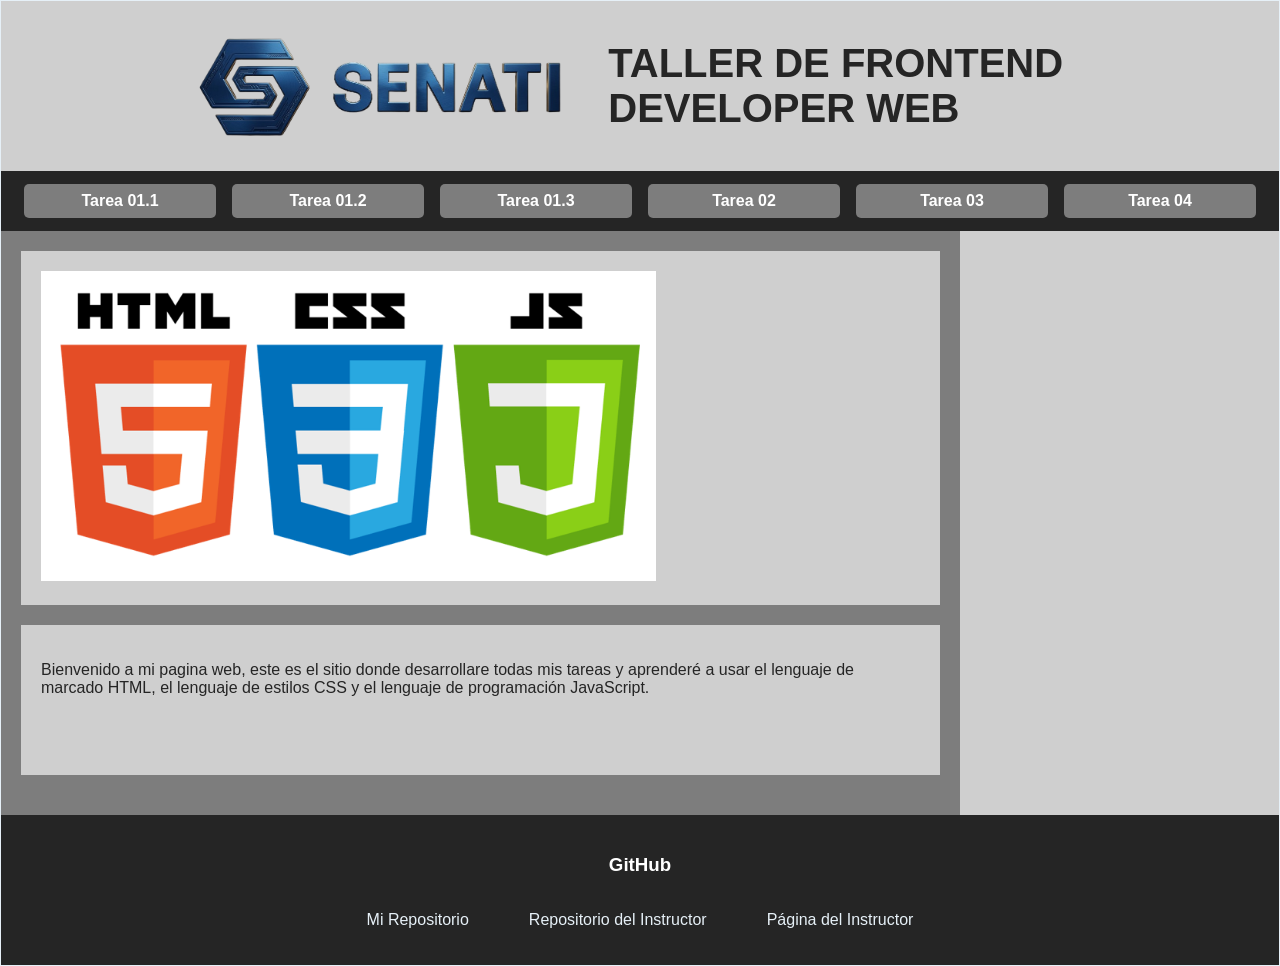
<file: index.html>
<!DOCTYPE html>
<html lang="es">
<head>
    <meta charset="UTF-8">
    <link rel="icon" href="imagenes/arequipa.png">
    <title>Página Principal</title>
    <link rel="stylesheet" href="css/estilos.css">
</head>
<body>
    <header>
        <img src="imagenes/senati 03.png">
        <h1>TALLER DE FRONTEND<br>DEVELOPER WEB</h1>
    </header>
    <nav>
        <ul>
            <a href="pagina1.html" target="_blank"><li>Tarea 01.1</li></a>
            <a href="pagina2.html" target="_blank"><li>Tarea 01.2</li></a>
            <a href="pagina3.html" target="_blank"><li>Tarea 01.3</li></a>
            <a href="pagina4.html" target="_blank"><li>Tarea 02</li></a>
            <a href="pagina5.html" target="_blank"><li>Tarea 03</li></a>
            <a href="entregable.html" target="_blank"><li>Tarea 04</li></a>
        </ul>
    </nav>
    <main>
        <section>
            <article>
                <img src="imagenes/logo 01.png">
            </article>
            <article class="article2">
                <p>Bienvenido a mi pagina web, este es el sitio donde desarrollare todas mis tareas y aprenderé a usar el lenguaje de marcado HTML, el lenguaje de estilos CSS y el lenguaje de programación JavaScript.</p>
            </article>
        </section>
    </main>
    <aside>
    </aside>
    <footer>
        <h3>GitHub</h3>
        <ul>
            <li><a href="https://github.com/maycoquispe68809744/maycoquispe68809744" target="_blank">Mi Repositorio</a></li>
            <li><a href="https://github.com/arnoldbgq/cursofrontend/tree/main" target="_blank">Repositorio del Instructor</a></li>
            <li><a href="https://arnoldbgq.github.io/cursofrontend/" target="_blank">Página del Instructor</a></li>
        </ul>
    </footer>
</body>
</html>
</file>
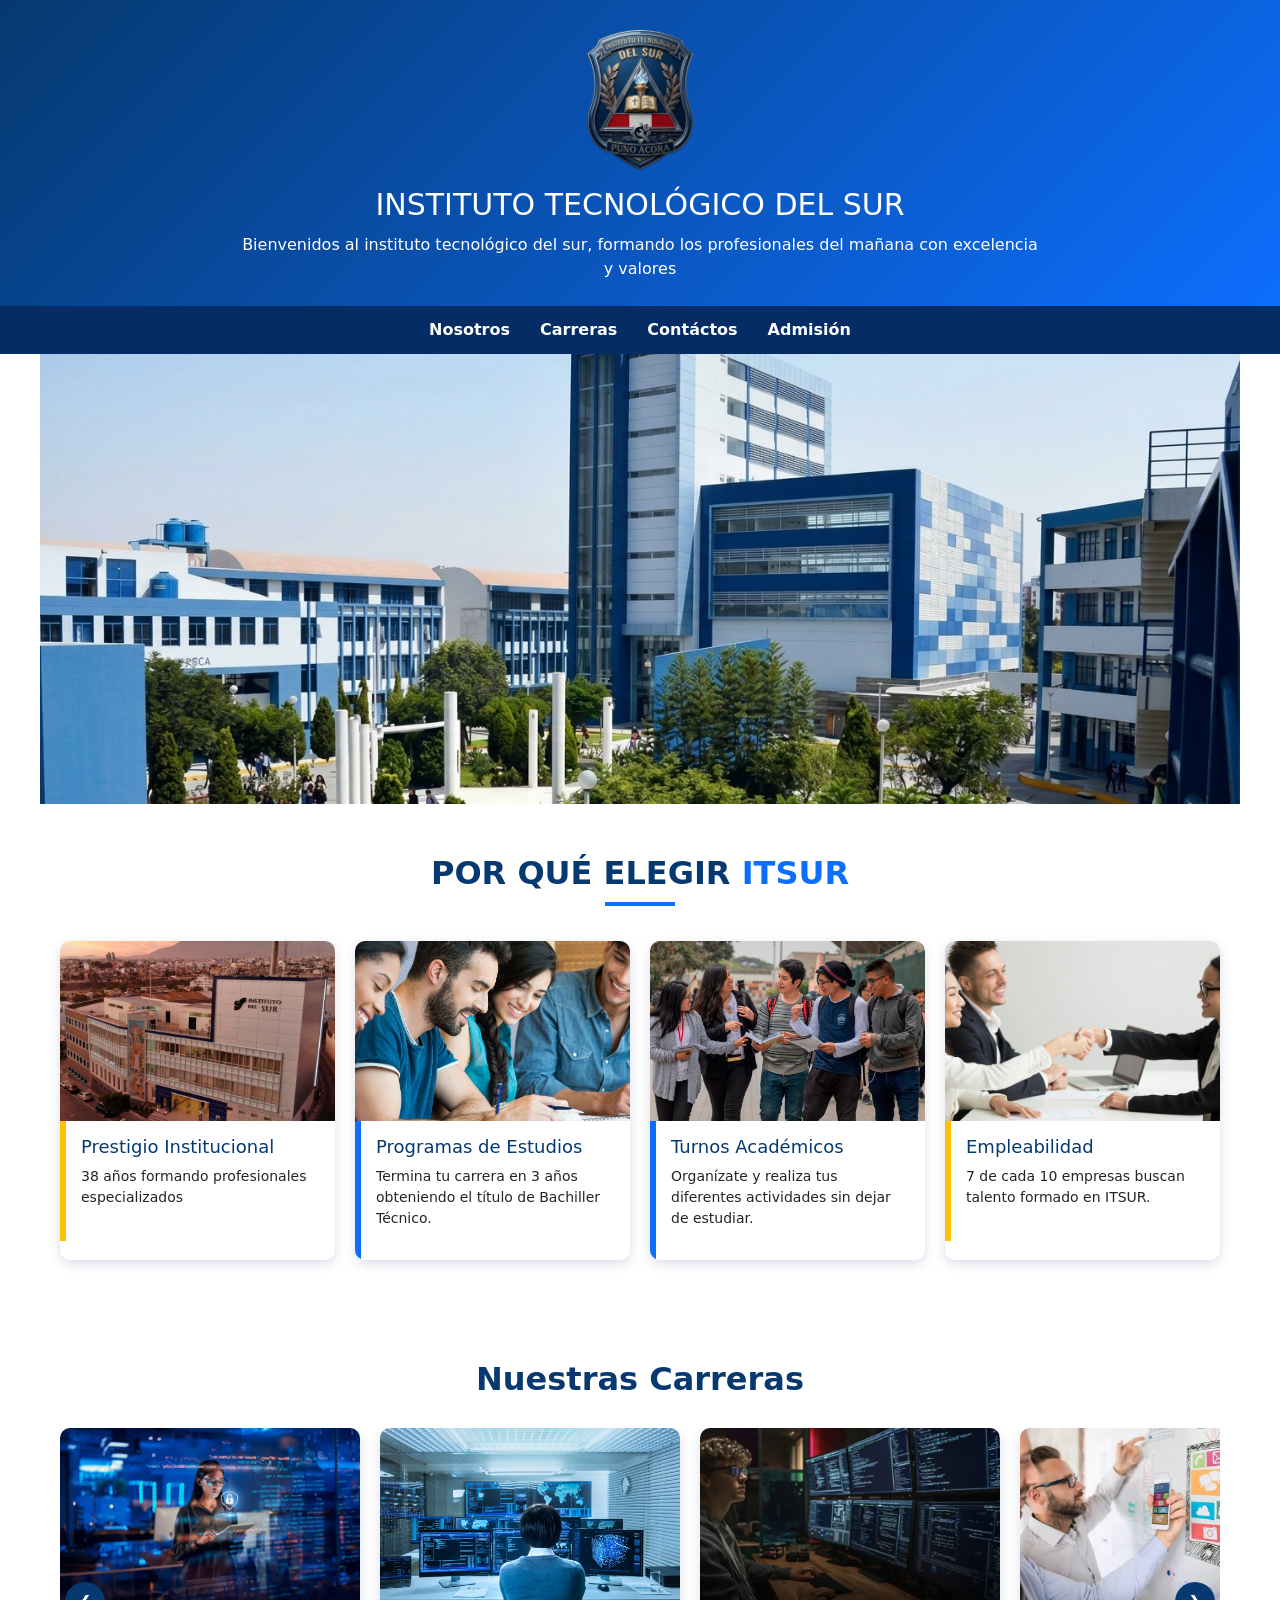
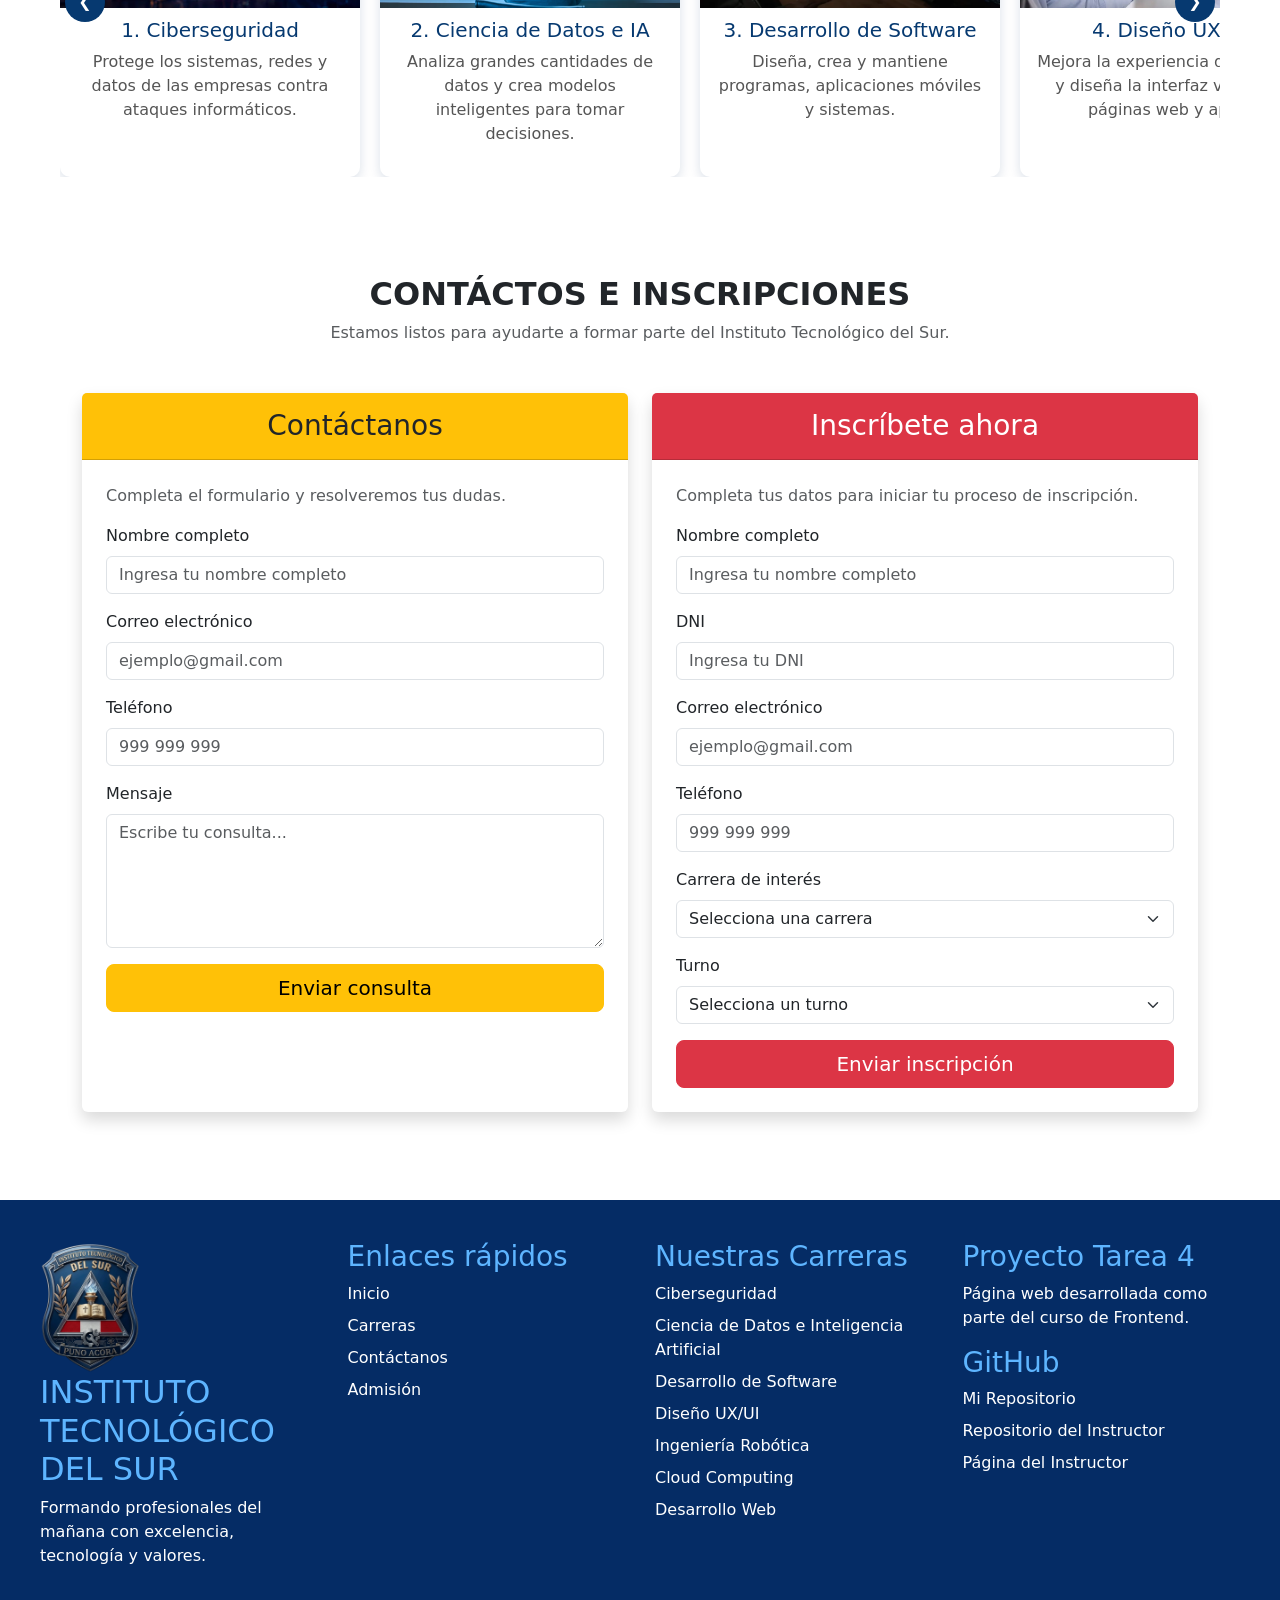
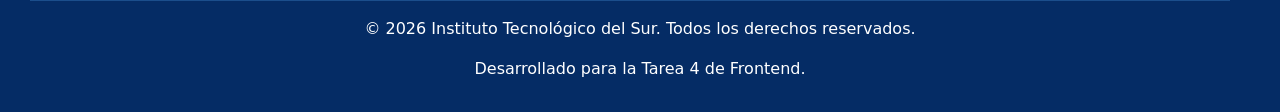
<file: entregable.html>
<!DOCTYPE html>
<html lang="es">
<head>
    <meta charset="UTF-8">
    <meta name="viewport" content="width=device-width, initial-scale=1.0">
    <title>Instituto Tecnológico del Sur</title>
    <link rel="icon" href="imagenes/ITS.png">
    <!-- mis estilos y el bootstrap de siempre -->
    <link rel="stylesheet" href="css/entregable.css">
    <link href="https://cdn.jsdelivr.net/npm/bootstrap@5.0.2/dist/css/bootstrap.min.css" rel="stylesheet">
</head>
<body>

    <!-- encabezado principal con el logo -->
    <header id="inicio">
        <a href="index.html"><img src="imagenes/ITS.png" alt="Logo Instituto Tecnológico del Sur"></a>
        <h1>INSTITUTO TECNOLÓGICO DEL SUR</h1>
        <p id="presentacion">Bienvenidos al instituto tecnológico del sur, formando los profesionales del mañana con excelencia y valores</p>
    </header>

    <!-- barra de navegacion para moverse por la pagina -->
    <nav>
        <ul>
            <li><a href="nosotros.html">Nosotros</a></li>
            <li><a href="#carreras">Carreras</a></li>
            <li><a href="#cya">Contáctos</a></li>
            <li><a href="#cya">Admisión</a></li>
        </ul>
    </nav>

    <main>
        <section>
            <!-- la foto grande de la entrada -->
            <article>
                <img src="imagenes/fachada.jpeg" alt="Fachada del Instituto Tecnológico del Sur">
            </article>

            <!-- seccion de beneficios / por que elegir la compe -->
            <article class="seccion-isur">
                <header class="titulo-seccion">
                    <h2>POR QUÉ ELEGIR <span>ITSUR</span></h2>
                    <div class="linea-decorativa"></div>
                </header>
            
                <div class="tarjetas-grid">
                    <div class="tarjeta-carrera">
                        <img src="imagenes/a.jpg" alt="Prestigio">
                        <div class="tarjeta-contenido">
                            <span class="barra-color barra-amarilla"></span>
                            <div class="texto-contenido">
                                <h3>Prestigio Institucional</h3>
                                <p>38 años formando profesionales especializados</p>
                            </div>
                        </div>
                    </div>
                    <div class="tarjeta-carrera">
                        <img src="imagenes/b.jpg" alt="Programas">
                        <div class="tarjeta-contenido">
                            <span class="barra-color barra-roja"></span>
                            <div class="texto-contenido">
                                <h3>Programas de Estudios</h3>
                                <p>Termina tu carrera en 3 años obteniendo el título de Bachiller Técnico.</p>
                            </div>
                        </div>
                    </div>
                    <div class="tarjeta-carrera">
                        <img src="imagenes/c.jpg" alt="Turnos">
                        <div class="tarjeta-contenido">
                            <span class="barra-color barra-roja"></span>
                            <div class="texto-contenido">
                                <h3>Turnos Académicos</h3>
                                <p>Organízate y realiza tus diferentes actividades sin dejar de estudiar.</p>
                            </div>
                        </div>
                    </div>
                    <div class="tarjeta-carrera">
                        <img src="imagenes/d.jpg" alt="Empleabilidad">
                        <div class="tarjeta-contenido">
                            <span class="barra-color barra-amarilla"></span>
                            <div class="texto-contenido">
                                <h3>Empleabilidad</h3>
                                <p>7 de cada 10 empresas buscan talento formado en ITSUR.</p>
                            </div>
                        </div>
                    </div>
                </div>
            </article>

            <!-- el carrusel con las 7 carreras -->
            <article id="carreras">
                <h2>Nuestras Carreras</h2>
                <div class="carousel-container">
                    <button class="carousel-btn prev" onclick="moveSlide(-1)" aria-label="Anterior">&#10094;</button>
                    <div class="carousel-track">
                        <div class="carousel-card"><img src="imagenes/ciberseguridad.jpg" alt="Ciberseguridad"><h3>1. Ciberseguridad</h3><p>Protege los sistemas, redes y datos de las empresas contra ataques informáticos.</p></div>
                        <div class="carousel-card"><img src="imagenes/cienciadedatos.avif" alt="Ciencia de Datos"><h3>2. Ciencia de Datos e IA</h3><p>Analiza grandes cantidades de datos y crea modelos inteligentes para tomar decisiones.</p></div>
                        <div class="carousel-card"><img src="imagenes/desarrollodesoftware.webp" alt="Desarrollo de Software"><h3>3. Desarrollo de Software</h3><p>Diseña, crea y mantiene programas, aplicaciones móviles y sistemas.</p></div>
                        <div class="carousel-card"><img src="imagenes/diseñouxui.webp" alt="Diseño UX/UI"><h3>4. Diseño UX/UI</h3><p>Mejora la experiencia del usuario y diseña la interfaz visual de páginas web y apps.</p></div>
                        <div class="carousel-card"><img src="imagenes/ingenieriarobotica.png" alt="Ingeniería Robótica"><h3>5. Ingeniería Robótica</h3><p>Mezcla mecánica, electrónica y programación para construir robots.</p></div>
                        <div class="carousel-card"><img src="imagenes/cloudcomputing.jpg" alt="Cloud Computing"><h3>6. Cloud Computing</h3><p>Administra y organiza los servicios y datos en la nube virtual.</p></div>
                        <div class="carousel-card"><img src="imagenes/desarrolloweb.jpg" alt="Desarrollo Web"><h3>7. Desarrollo Web</h3><p>Crea y programa sitios de internet funcionales y atractivos.</p></div>
                    </div>
                    <button class="carousel-btn next" onclick="moveSlide(1)" aria-label="Siguiente">&#10095;</button>
                </div>
            </article>

            <!-- aqui arme los 2 formularios usando el grid de bootstrap para que queden lado a lado -->
            <article class="py-5" id="cya">
                <div class="container">
                    <div class="text-center mb-5">
                        <h2 class="fw-bold">CONTÁCTOS E INSCRIPCIONES</h2>
                        <p class="text-muted">Estamos listos para ayudarte a formar parte del Instituto Tecnológico del Sur.</p>
                    </div>

                    <div class="row g-4">
                        <!-- form 1: dudas generales -->
                        <div class="col-lg-6">
                            <div class="card shadow border-0 h-100">
                                <div class="card-header bg-warning text-dark text-center py-3"><h3 class="mb-0">Contáctanos</h3></div>
                                <div class="card-body p-4">
                                    <p class="text-muted">Completa el formulario y resolveremos tus dudas.</p>
                                    <form action="#" method="post">
                                        <div class="mb-3"><label for="nombre-contacto" class="form-label">Nombre completo</label><input type="text" class="form-control" id="nombre-contacto" name="nombre-contacto" placeholder="Ingresa tu nombre completo" required></div>
                                        <div class="mb-3"><label for="correo-contacto" class="form-label">Correo electrónico</label><input type="email" class="form-control" id="correo-contacto" name="correo-contacto" placeholder="ejemplo@gmail.com" required></div>
                                        <div class="mb-3"><label for="telefono-contacto" class="form-label">Teléfono</label><input type="tel" class="form-control" id="telefono-contacto" name="telefono-contacto" placeholder="999 999 999" required></div>
                                        <div class="mb-3"><label for="mensaje" class="form-label">Mensaje</label><textarea class="form-control" id="mensaje" name="mensaje" rows="5" placeholder="Escribe tu consulta..." required></textarea></div>
                                        <div class="d-grid"><button type="submit" class="btn btn-warning btn-lg">Enviar consulta</button></div>
                                    </form>
                                </div>
                            </div>
                        </div>

                        <!-- form 2: registro directo -->
                        <div class="col-lg-6">
                            <div class="card shadow border-0 h-100">
                                <div class="card-header bg-danger text-white text-center py-3"><h3 class="mb-0">Inscríbete ahora</h3></div>
                                <div class="card-body p-4">
                                    <p class="text-muted">Completa tus datos para iniciar tu proceso de inscripción.</p>
                                    <form action="#" method="post">
                                        <div class="mb-3"><label for="nombre-inscripcion" class="form-label">Nombre completo</label><input type="text" class="form-control" id="nombre-inscripcion" name="nombre-inscripcion" placeholder="Ingresa tu nombre completo" required></div>
                                        <div class="mb-3"><label for="dni" class="form-label">DNI</label><input type="text" class="form-control" id="dni" name="dni" placeholder="Ingresa tu DNI" maxlength="8" required></div>
                                        <div class="mb-3"><label for="correo-inscripcion" class="form-label">Correo electrónico</label><input type="email" class="form-control" id="correo-inscripcion" name="correo-inscripcion" placeholder="ejemplo@gmail.com" required></div>
                                        <div class="mb-3"><label for="telefono-inscripcion" class="form-label">Teléfono</label><input type="tel" class="form-control" id="telefono-inscripcion" name="telefono-inscripcion" placeholder="999 999 999" required></div>
                                        <div class="mb-3">
                                            <label for="carrera" class="form-label">Carrera de interés</label>
                                            <select class="form-select" id="carrera" name="carrera" required>
                                                <option value="" selected disabled>Selecciona una carrera</option>
                                                <option value="ciberseguridad">Ciberseguridad</option>
                                                <option value="ciencia-datos">Ciencia de Datos e Inteligencia Artificial</option>
                                                <option value="desarrollo-software">Desarrollo de Software</option>
                                                <option value="diseno-ux-ui">Diseño UX/UI</option>
                                                <option value="robotica">Ingeniería Robótica</option>
                                                <option value="cloud">Cloud Computing</option>
                                                <option value="desarrollo-web">Desarrollo Web</option>
                                            </select>
                                        </div>
                                        <div class="mb-3">
                                            <label for="turno" class="form-label">Turno</label>
                                            <select class="form-select" id="turno" name="turno" required>
                                                <option value="" selected disabled>Selecciona un turno</option>
                                                <option value="manana">Mañana</option>
                                                <option value="tarde">Tarde</option>
                                                <option value="noche">Noche</option>
                                            </select>
                                        </div>
                                        <div class="d-grid"><button type="submit" class="btn btn-danger btn-lg">Enviar inscripción</button></div>
                                    </form>
                                </div>
                            </div>
                        </div>
                    </div>
                </div>
            </article>
        </section>
    </main>

    <!-- footer con los datos del profe y el repo -->
    <footer>
        <div>
            <section>
                <img src="imagenes/ITS.png" alt="Logo ITS" width="100">
                <h2>INSTITUTO TECNOLÓGICO DEL SUR</h2>
                <p>Formando profesionales del mañana con excelencia, tecnología y valores.</p>
            </section>
            <section>
                <h3>Enlaces rápidos</h3>
                <ul>
                    <li><a href="#inicio">Inicio</a></li>
                    <li><a href="#carreras">Carreras</a></li>
                    <li><a href="#cya">Contáctanos</a></li>
                    <li><a href="#cya">Admisión</a></li>
                </ul>
            </section>
            <section>
                <h3>Nuestras Carreras</h3>
                <ul>
                    <li>Ciberseguridad</li>
                    <li>Ciencia de Datos e Inteligencia Artificial</li>
                    <li>Desarrollo de Software</li>
                    <li>Diseño UX/UI</li>
                    <li>Ingeniería Robótica</li>
                    <li>Cloud Computing</li>
                    <li>Desarrollo Web</li>
                </ul>
            </section>
            <section>
                <h3>Proyecto Tarea 4</h3>
                <p>Página web desarrollada como parte del curso de Frontend.</p>
                <h3>GitHub</h3>
                <ul>
                    <li><a href="https://github.com/maycoquispe68809744/maycoquispe68809744" target="_blank" rel="noopener noreferrer">Mi Repositorio</a></li>
                    <li><a href="https://github.com/arnoldbgq/cursofrontend/tree/main" target="_blank" rel="noopener noreferrer">Repositorio del Instructor</a></li>
                    <li><a href="https://arnoldbgq.github.io/cursofrontend/" target="_blank" rel="noopener noreferrer">Página del Instructor</a></li>
                </ul>
            </section>
        </div>
        <hr>
        <div class="text-center">
            <p>© 2026 Instituto Tecnológico del Sur. Todos los derechos reservados.</p>
            <p>Desarrollado para la Tarea 4 de Frontend.</p>
        </div>
    </footer>

    <!-- script al final para que cargue rapido -->
    <script src="js/entregable.js"></script>
</body>
</html>
</file>
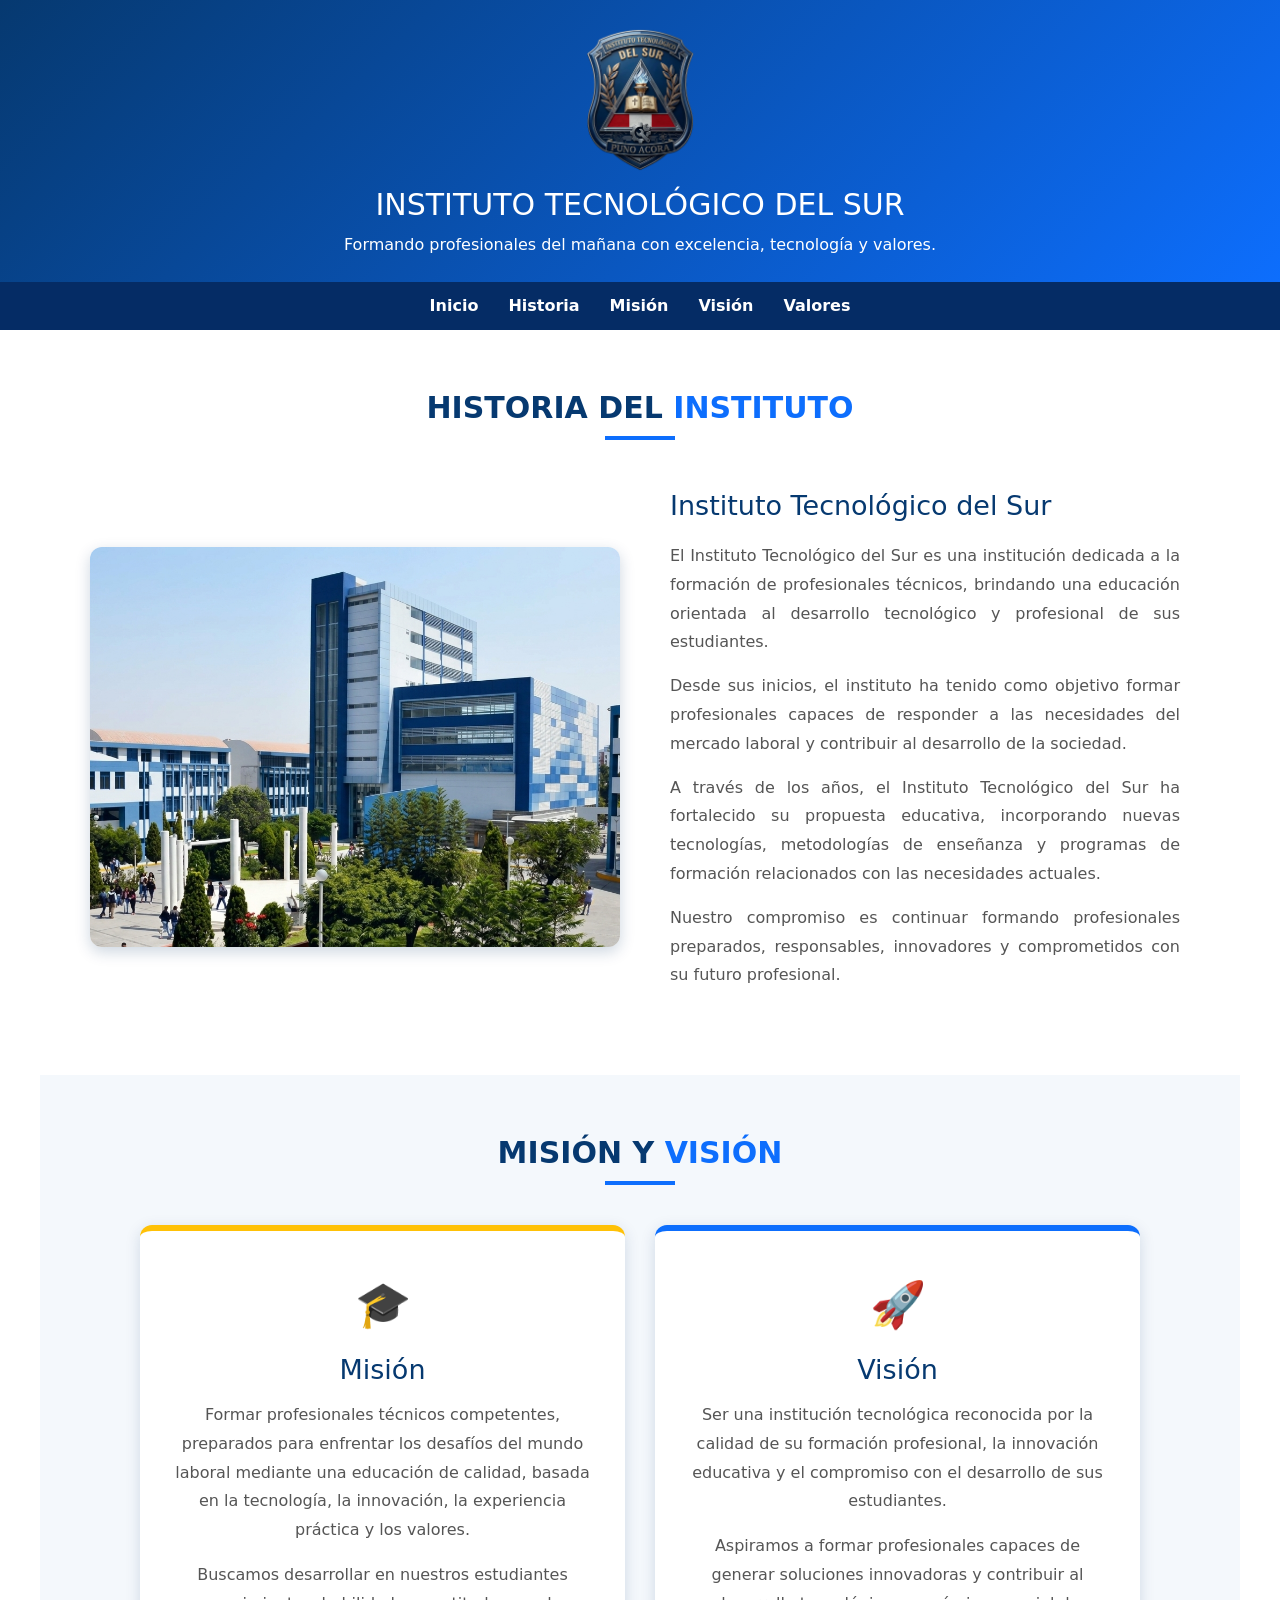
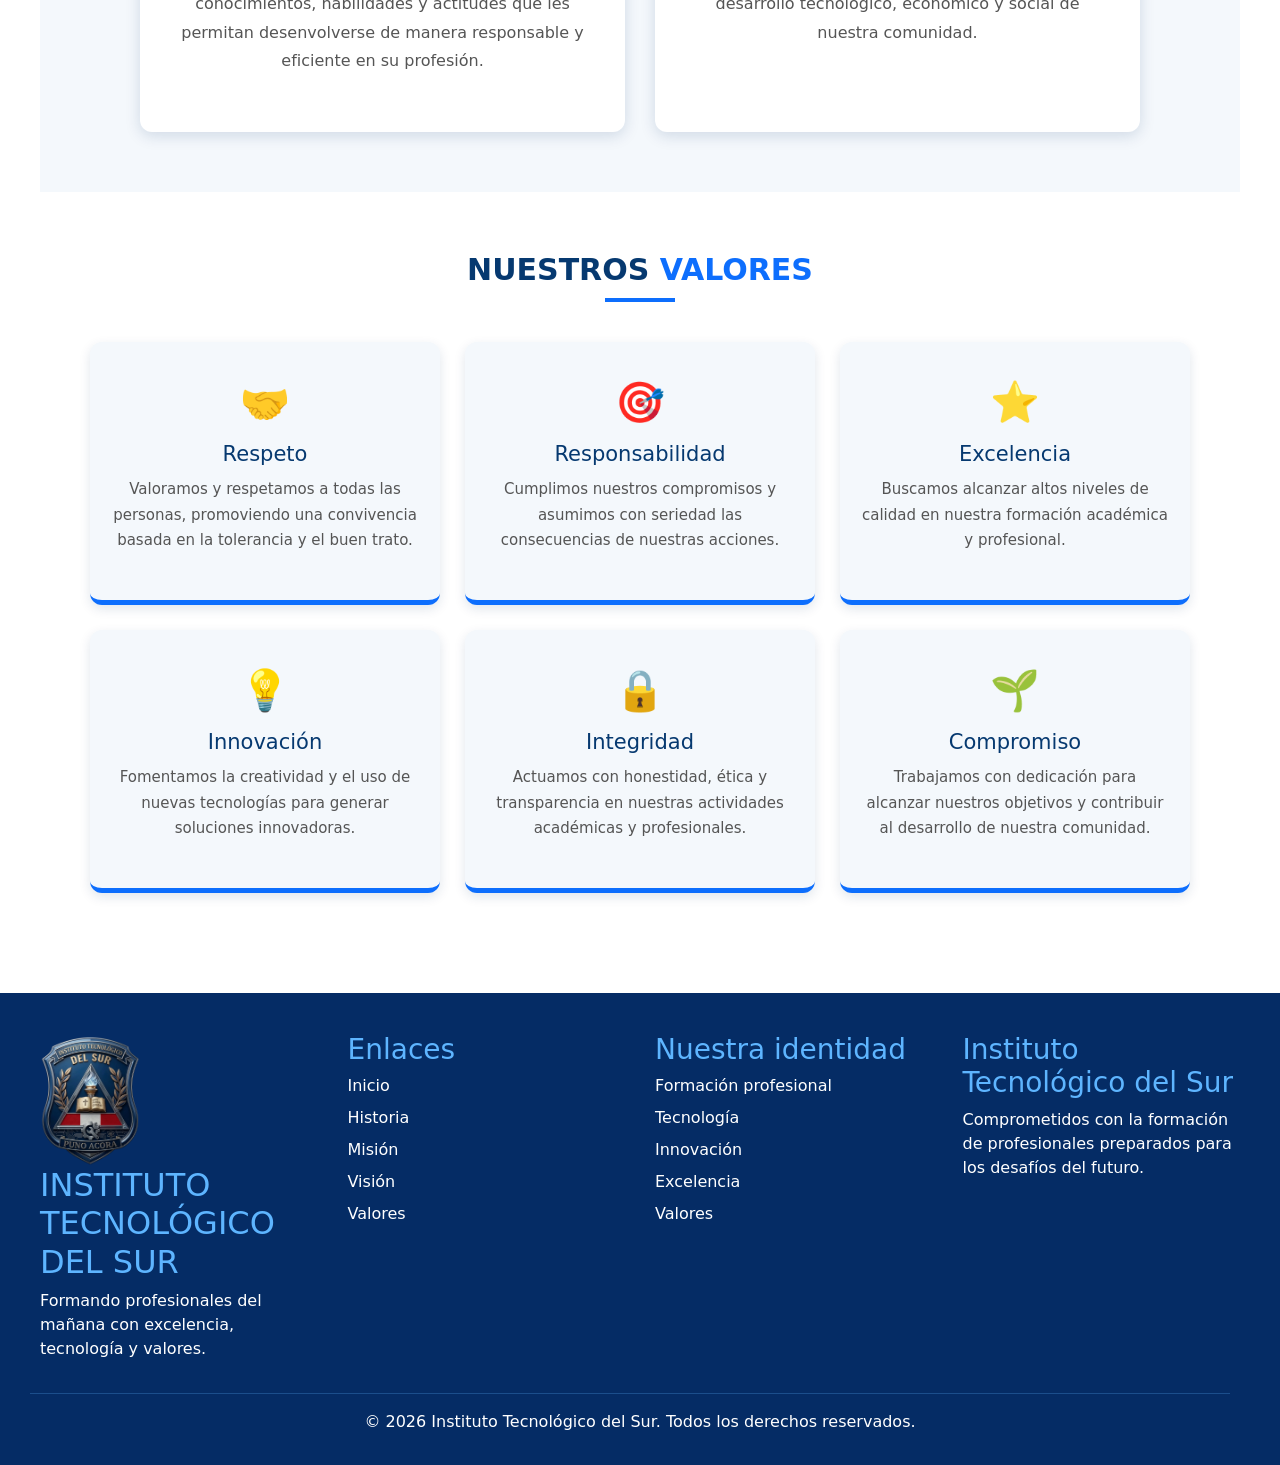
<file: nosotros.html>
<!DOCTYPE html>
<html lang="es">
<head>
    <meta charset="UTF-8">
    <meta name="viewport" content="width=device-width, initial-scale=1.0">
    <title>Nosotros | Instituto Tecnológico del Sur</title>
    <link rel="icon" href="imagenes/ITS.png">
    <!-- mis estilos de nosotros y bootstrap -->
    <link rel="stylesheet" href="css/nosotros.css">
    <link href="https://cdn.jsdelivr.net/npm/bootstrap@5.0.2/dist/css/bootstrap.min.css" rel="stylesheet">
</head>
<body>

    <!-- el header de arriba con el logo y titulo -->
    <header id="inicio">
        <a href="index.html"><img src="imagenes/ITS.png" alt="Logo del Instituto Tecnológico del Sur"></a>
        <h1>INSTITUTO TECNOLÓGICO DEL SUR</h1>
        <p id="presentacion">Formando profesionales del mañana con excelencia, tecnología y valores.</p>
    </header>

    <!-- navbar para navegar entre las secciones de la pagina -->
    <nav>
        <ul>
            <li><a href="entregable.html">Inicio</a></li>
            <li><a href="#historia">Historia</a></li>
            <li><a href="#mision">Misión</a></li>
            <li><a href="#vision">Visión</a></li>
            <li><a href="#valores">Valores</a></li>
        </ul>
    </nav>

    <main>
        <!-- seccion de la historia del instituto con la foto al lado -->
        <section class="historia-instituto" id="historia">
            <header class="titulo-seccion">
                <h2>HISTORIA DEL <span>INSTITUTO</span></h2>
                <div class="linea-decorativa"></div>
            </header>

            <div class="historia-contenido">
                <!-- imagen del local -->
                <article class="historia-imagen">
                    <img src="imagenes/fachada.jpeg" alt="Fachada del Instituto Tecnológico del Sur">
                </article>

                <!-- el texto de la reseña -->
                <article class="historia-texto">
                    <h3>Instituto Tecnológico del Sur</h3>
                    <p>El Instituto Tecnológico del Sur es una institución dedicada a la formación de profesionales técnicos, brindando una educación orientada al desarrollo tecnológico y profesional de sus estudiantes.</p>
                    <p>Desde sus inicios, el instituto ha tenido como objetivo formar profesionales capaces de responder a las necesidades del mercado laboral y contribuir al desarrollo de la sociedad.</p>
                    <p>A través de los años, el Instituto Tecnológico del Sur ha fortalecido su propuesta educativa, incorporando nuevas tecnologías, metodologías de enseñanza y programas de formación relacionados con las necesidades actuales.</p>
                    <p>Nuestro compromiso es continuar formando profesionales preparados, responsables, innovadores y comprometidos con su futuro profesional.</p>
                </article>
            </div>
        </section>

        <!-- tarjetas de mision y vision -->
        <section class="mision-vision">
            <header class="titulo-seccion">
                <h2>MISIÓN Y <span>VISIÓN</span></h2>
                <div class="linea-decorativa"></div>
            </header>

            <div class="identidad-grid">
                <!-- tarjeta de mision -->
                <article class="identidad-card mision" id="mision">
                    <div class="icono-identidad">🎓</div>
                    <h3>Misión</h3>
                    <p>Formar profesionales técnicos competentes, preparados para enfrentar los desafíos del mundo laboral mediante una educación de calidad, basada en la tecnología, la innovación, la experiencia práctica y los valores.</p>
                    <p>Buscamos desarrollar en nuestros estudiantes conocimientos, habilidades y actitudes que les permitan desenvolverse de manera responsable y eficiente en su profesión.</p>
                </article>

                <!-- tarjeta de vision -->
                <article class="identidad-card vision" id="vision">
                    <div class="icono-identidad">🚀</div>
                    <h3>Visión</h3>
                    <p>Ser una institución tecnológica reconocida por la calidad de su formación profesional, la innovación educativa y el compromiso con el desarrollo de sus estudiantes.</p>
                    <p>Aspiramos a formar profesionales capaces de generar soluciones innovadoras y contribuir al desarrollo tecnológico, económico y social de nuestra comunidad.</p>
                </article>
            </div>
        </section>

        <!-- grilla con los 6 valores institucionales -->
        <section class="valores-institucionales" id="valores">
            <header class="titulo-seccion">
                <h2>NUESTROS <span>VALORES</span></h2>
                <div class="linea-decorativa"></div>
            </header>

            <div class="valores-grid">
                <article class="valor-card">
                    <div class="valor-icono">🤝</div>
                    <h3>Respeto</h3>
                    <p>Valoramos y respetamos a todas las personas, promoviendo una convivencia basada en la tolerancia y el buen trato.</p>
                </article>

                <article class="valor-card">
                    <div class="valor-icono">🎯</div>
                    <h3>Responsabilidad</h3>
                    <p>Cumplimos nuestros compromisos y asumimos con seriedad las consecuencias de nuestras acciones.</p>
                </article>

                <article class="valor-card">
                    <div class="valor-icono">⭐</div>
                    <h3>Excelencia</h3>
                    <p>Buscamos alcanzar altos niveles de calidad en nuestra formación académica y profesional.</p>
                </article>

                <article class="valor-card">
                    <div class="valor-icono">💡</div>
                    <h3>Innovación</h3>
                    <p>Fomentamos la creatividad y el uso de nuevas tecnologías para generar soluciones innovadoras.</p>
                </article>

                <article class="valor-card">
                    <div class="valor-icono">🔒</div>
                    <h3>Integridad</h3>
                    <p>Actuamos con honestidad, ética y transparencia en nuestras actividades académicas y profesionales.</p>
                </article>

                <article class="valor-card">
                    <div class="valor-icono">🌱</div>
                    <h3>Compromiso</h3>
                    <p>Trabajamos con dedicación para alcanzar nuestros objetivos y contribuir al desarrollo de nuestra comunidad.</p>
                </article>
            </div>
        </section>
    </main>

    <!-- el pie de pagina con links generales -->
    <footer>
        <div>
            <section>
                <img src="imagenes/ITS.png" alt="Logo del Instituto Tecnológico del Sur" width="100">
                <h2>INSTITUTO TECNOLÓGICO DEL SUR</h2>
                <p>Formando profesionales del mañana con excelencia, tecnología y valores.</p>
            </section>

            <section>
                <h3>Enlaces</h3>
                <ul>
                    <li><a href="#inicio">Inicio</a></li>
                    <li><a href="#historia">Historia</a></li>
                    <li><a href="#mision">Misión</a></li>
                    <li><a href="#vision">Visión</a></li>
                    <li><a href="#valores">Valores</a></li>
                </ul>
            </section>

            <section>
                <h3>Nuestra identidad</h3>
                <ul>
                    <li>Formación profesional</li>
                    <li>Tecnología</li>
                    <li>Innovación</li>
                    <li>Excelencia</li>
                    <li>Valores</li>
                </ul>
            </section>

            <section>
                <h3>Instituto Tecnológico del Sur</h3>
                <p>Comprometidos con la formación de profesionales preparados para los desafíos del futuro.</p>
            </section>
        </div>

        <hr>

        <div class="text-center">
            <p>© 2026 Instituto Tecnológico del Sur. Todos los derechos reservados.</p>
        </div>
    </footer>

</body>
</html>
</file>
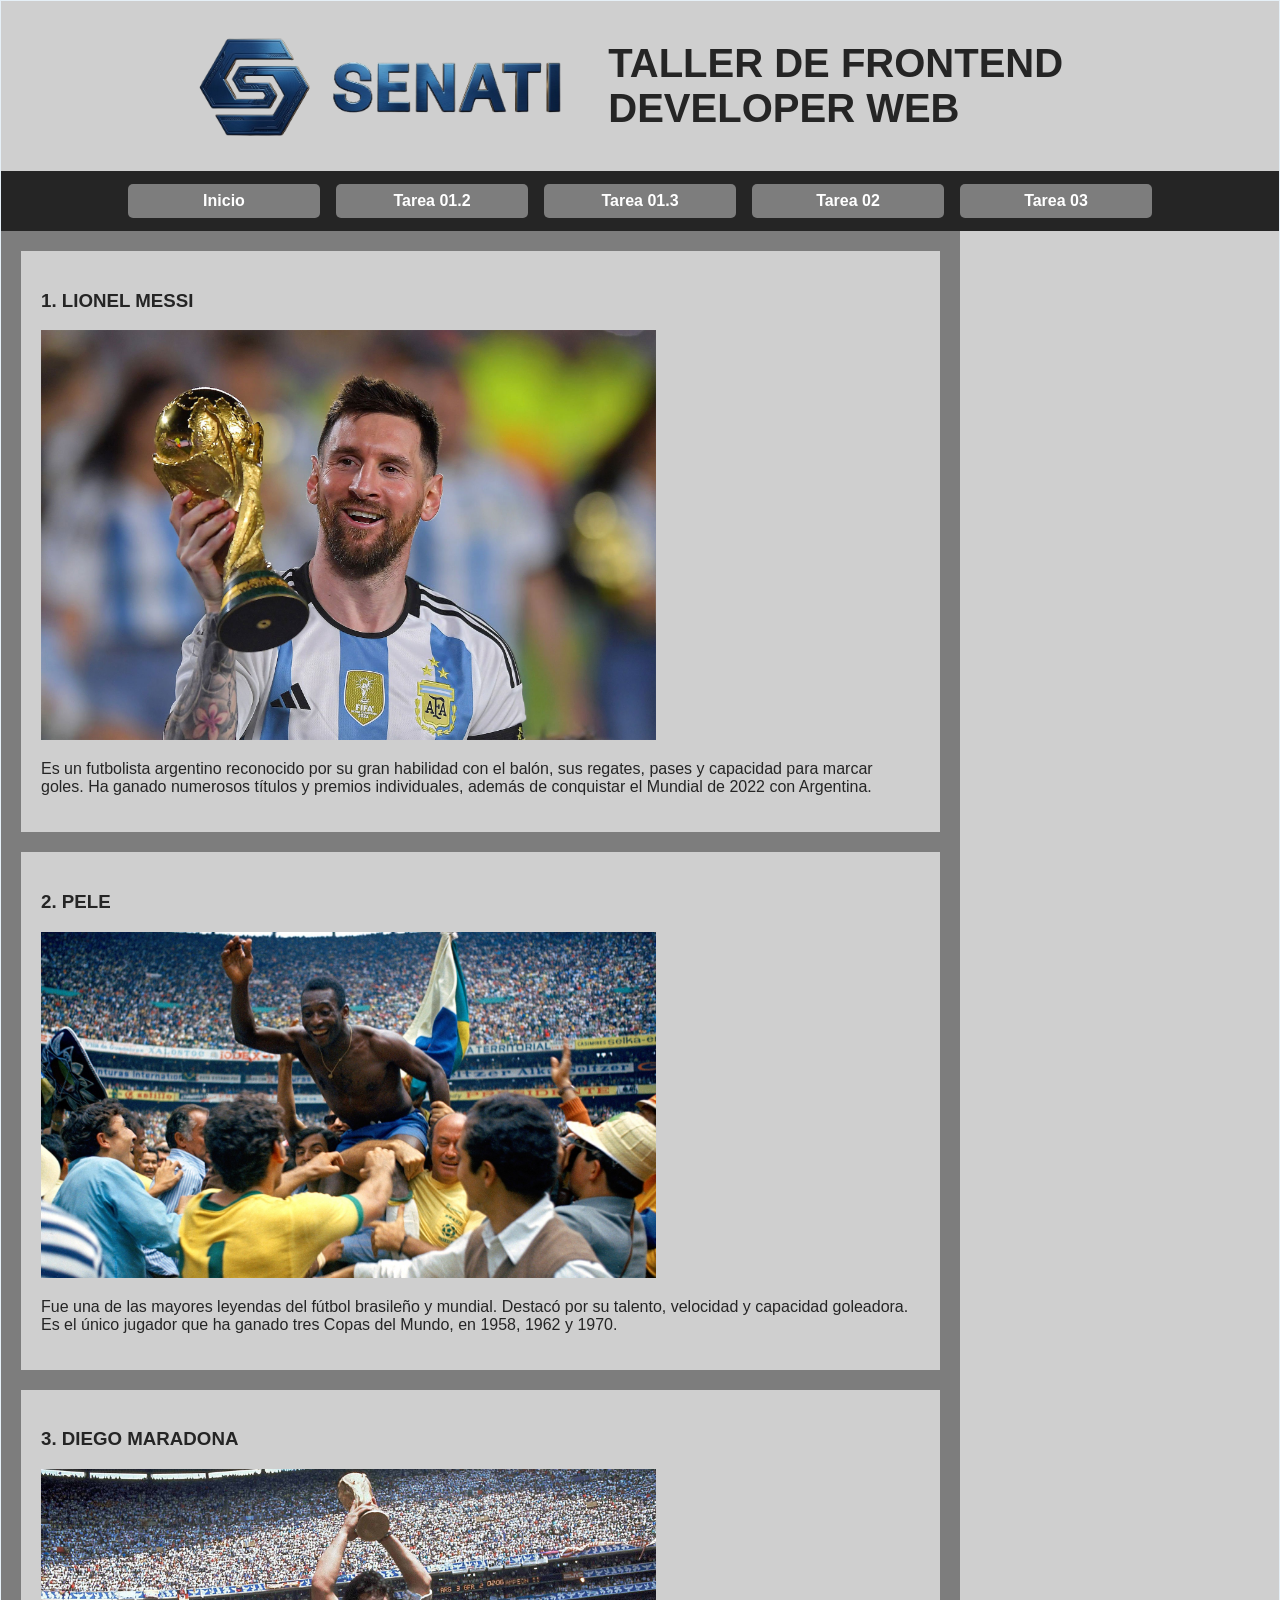
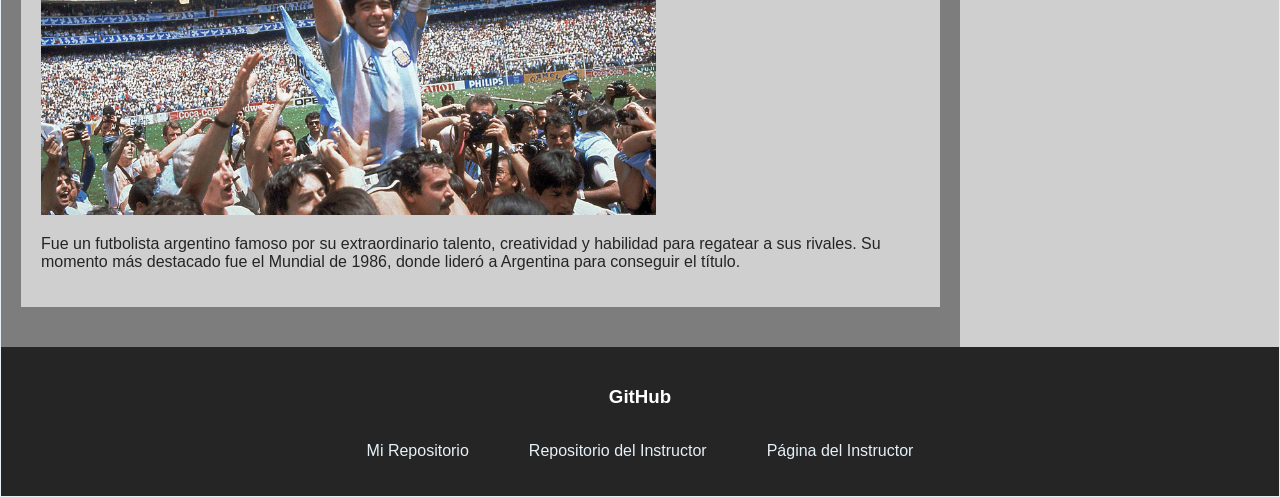
<file: pagina1.html>
<!DOCTYPE html>
<html lang="es">
    <head>
        <meta charset="UTF-8">
        <link rel="icon" href="imagenes/futbol.png">
        <title>Tarea 01.1</title>
        <link rel="stylesheet" href="css/estilos.css">
    </head>
    <body>
        <header>
            <img src="imagenes/senati 03.png">
            <h1>TALLER DE FRONTEND<br>DEVELOPER WEB</h1>
        </header>
        <nav>
            <ul>
                <a href="index.html"><li>Inicio</li></a>
                <a href="pagina2.html"><li>Tarea 01.2</li></a>
                <a href="pagina3.html"><li>Tarea 01.3</li></a>
                <a href="pagina4.html" target="_blank"><li>Tarea 02</li></a>
                <a href="pagina5.html" target="_blank"><li>Tarea 03</li></a>
            </ul>
        </nav>
        <main>
            <section>
                <article><h3>1. LIONEL MESSI</h3>
                    <img src="imagenes/messi.jpg" alt="messi campeón qatar 2022">
                    <p>Es un futbolista argentino reconocido por su gran habilidad con el balón, sus regates, pases y capacidad para marcar goles. Ha ganado numerosos títulos y premios individuales, además de conquistar el Mundial de 2022 con Argentina.</p>
                </article>
                <article><h3>2. PELE</h3>
                    <img src="imagenes/pele.jpeg" alt="pele campeón mundial mexico 1970">
                    <p>Fue una de las mayores leyendas del fútbol brasileño y mundial. Destacó por su talento, velocidad y capacidad goleadora. Es el único jugador que ha ganado tres Copas del Mundo, en 1958, 1962 y 1970.</p>
                </article>
                <article><h3>3. DIEGO MARADONA</h3>
                    <img src="imagenes/maradona.jpg" alt="maradona campeón del mundo mexico 1986">
                    <p>Fue un futbolista argentino famoso por su extraordinario talento, creatividad y habilidad para regatear a sus rivales. Su momento más destacado fue el Mundial de 1986, donde lideró a Argentina para conseguir el título.</p>
                </article>
            </section>
        </main>
        <aside>
           
        </aside>
        <footer>
        <h3>GitHub</h3>
        <ul>
            <li><a href="https://github.com/maycoquispe68809744/maycoquispe68809744" target="_blank">Mi Repositorio</a></li>
            <li><a href="https://github.com/arnoldbgq/cursofrontend/tree/main" target="_blank">Repositorio del Instructor</a></li>
            <li><a href="https://arnoldbgq.github.io/cursofrontend/" target="_blank">Página del Instructor</a></li>
        </ul>
        </footer>
    </body>
</html>
</file>
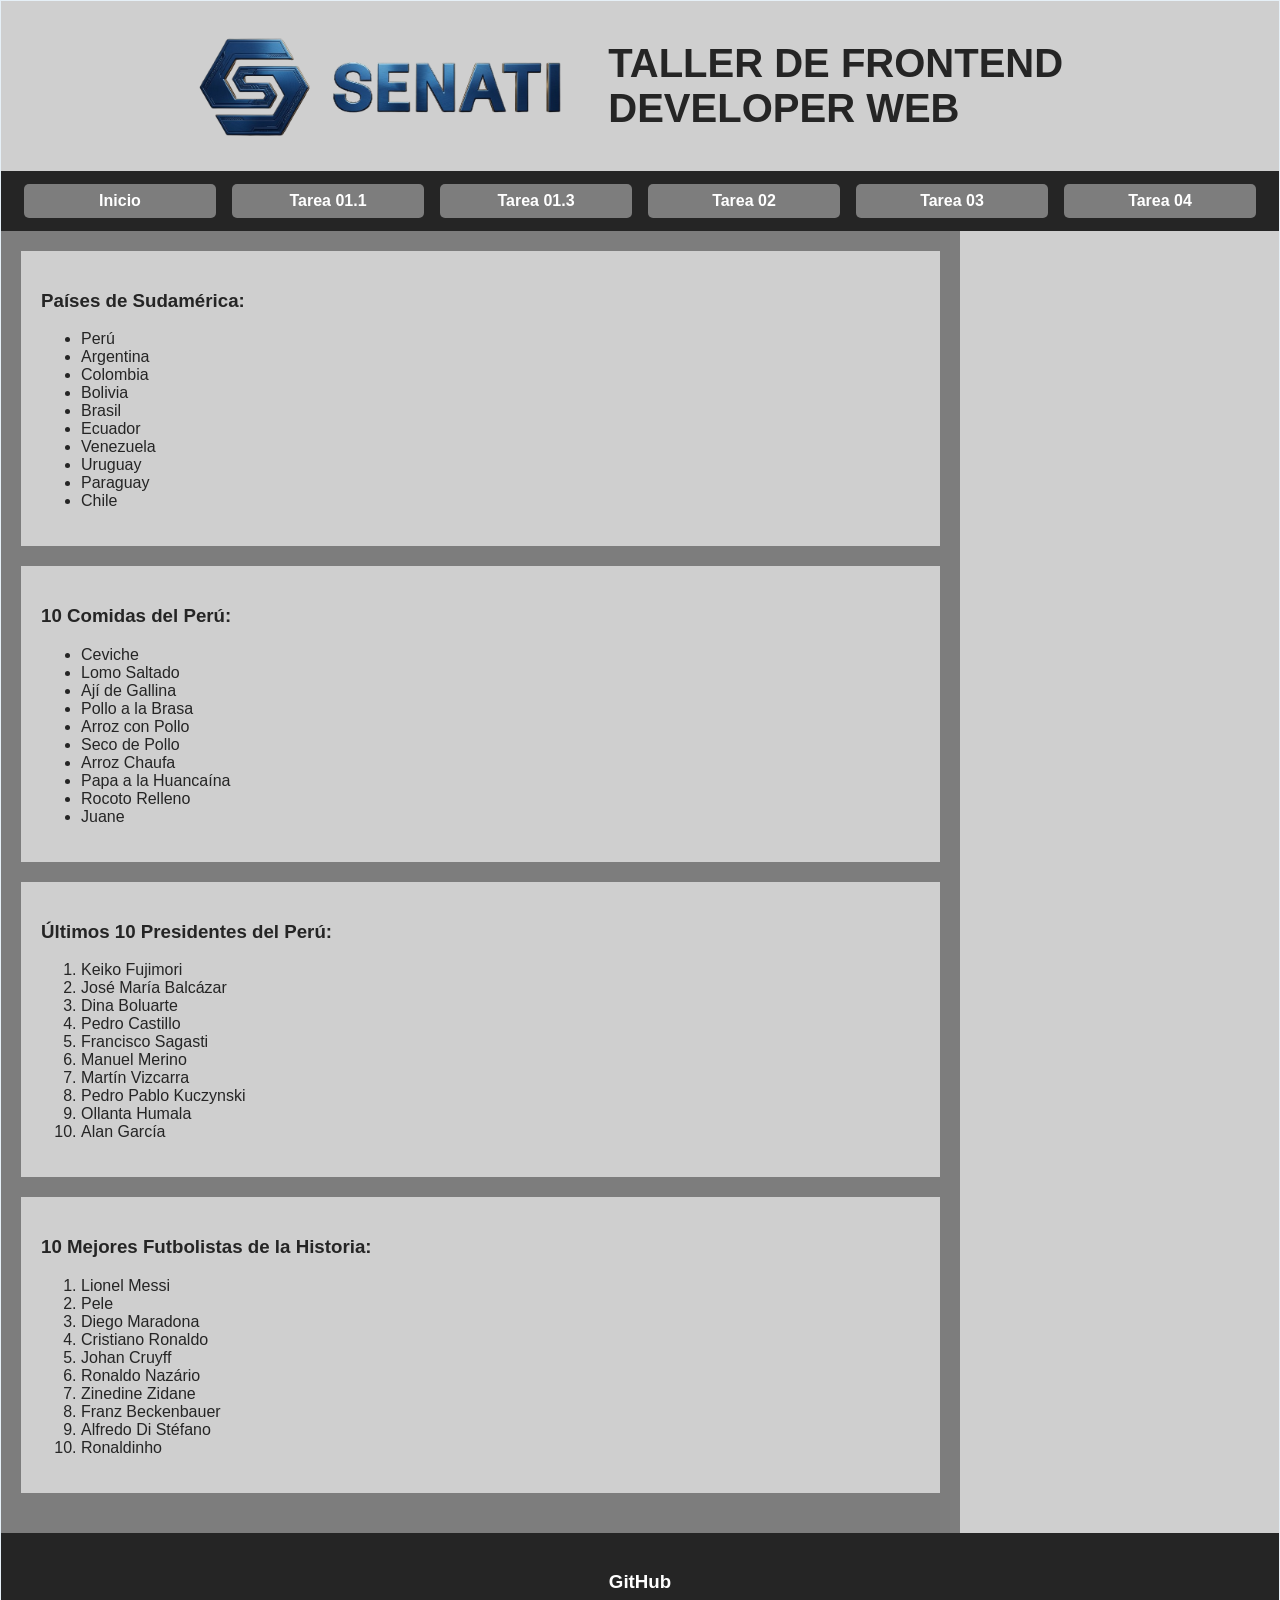
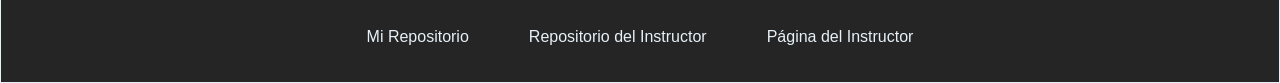
<file: pagina2.html>
<!DOCTYPE html>
<html lang="es">
    <head>
        <meta charset="UTF-8">
        <link rel="icon" href="imagenes/escudo del peru.png">
        <title>Tarea 01.2</title>
        <link rel="stylesheet" href="css/estilos.css">
    </head>
    <body>
        <header>
            <img src="imagenes/senati 03.png">
            <h1>TALLER DE FRONTEND<br>DEVELOPER WEB</h1>
        </header>
        <nav>
            <ul>
                <a href="index.html"><li>Inicio</li></a>
                <a href="pagina1.html"><li>Tarea 01.1</li></a>
                <a href="pagina3.html"><li>Tarea 01.3</li></a>
                <a href="pagina4.html" target="_blank"><li>Tarea 02</li></a>
                <a href="pagina5.html" target="_blank"><li>Tarea 03</li></a>
                <a href="entregable.html" target="_blank"><li>Tarea 04</li></a>
            </ul>
        </nav>
        <main>
            <section>
                <article><h3>Países de Sudamérica:</h3>
                    <ul>
                        <li>Perú</li>
                        <li>Argentina</li>
                        <li>Colombia</li>
                        <li>Bolivia</li>
                        <li>Brasil</li>
                        <li>Ecuador</li>
                        <li>Venezuela</li>
                        <li>Uruguay</li>
                        <li>Paraguay</li>
                        <li>Chile</li>
                    </ul>
                </article>
                <article><h3>10 Comidas del Perú:</h3>
                    <ul>
                        <li>Ceviche</li>
                        <li>Lomo Saltado</li>
                        <li>Ají de Gallina</li>
                        <li>Pollo a la Brasa</li>
                        <li>Arroz con Pollo</li>
                        <li>Seco de Pollo</li>
                        <li>Arroz Chaufa</li>
                        <li>Papa a la Huancaína</li>
                        <li>Rocoto Relleno</li>
                        <li>Juane</li>
                    </ul>
                </article>
                <article><h3>Últimos 10 Presidentes del Perú:</h3>
                    <ol>
                        <li>Keiko Fujimori</li>
                        <li>José María Balcázar</li>
                        <li>Dina Boluarte</li>
                        <li>Pedro Castillo</li>
                        <li>Francisco Sagasti</li>
                        <li>Manuel Merino</li>
                        <li>Martín Vizcarra</li>
                        <li>Pedro Pablo Kuczynski</li>
                        <li>Ollanta Humala</li>
                        <li>Alan García</li>
                    </ol>
                </article>
                <article><h3>10 Mejores Futbolistas de la Historia:</h3>
                    <ol>
                        <li>Lionel Messi</li>
                        <li>Pele</li>
                        <li>Diego Maradona</li>
                        <li>Cristiano Ronaldo</li>
                        <li>Johan Cruyff</li>
                        <li>Ronaldo Nazário</li>
                        <li>Zinedine Zidane</li>
                        <li>Franz Beckenbauer</li>
                        <li>Alfredo Di Stéfano</li>
                        <li>Ronaldinho</li>
                    </ol>
                </article>
            </section>
        </main>
        <aside>
        </aside>
        <footer>
        <h3>GitHub</h3>
        <ul>
            <li><a href="https://github.com/maycoquispe68809744/maycoquispe68809744" target="_blank">Mi Repositorio</a></li>
            <li><a href="https://github.com/arnoldbgq/cursofrontend/tree/main" target="_blank">Repositorio del Instructor</a></li>
            <li><a href="https://arnoldbgq.github.io/cursofrontend/" target="_blank">Página del Instructor</a></li>
        </ul>
        </footer>
    </body>
    
</html>
</file>
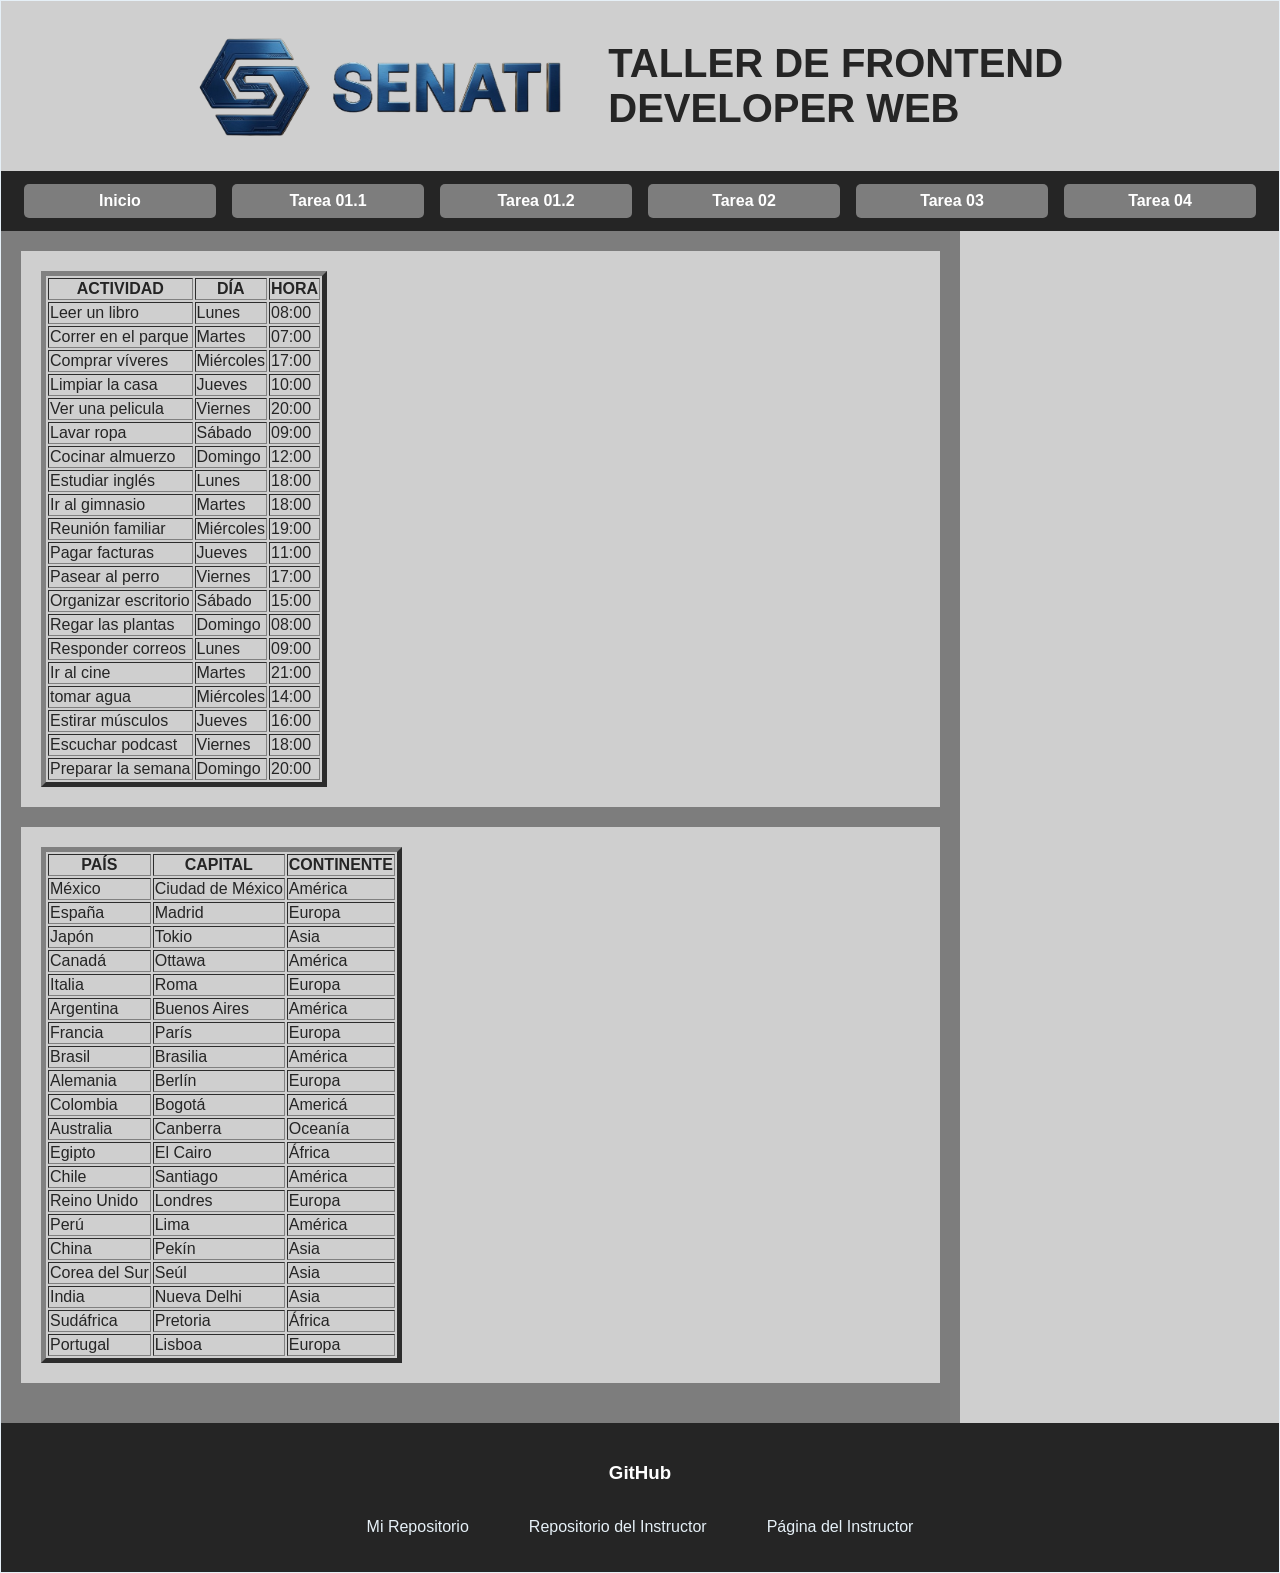
<file: pagina3.html>
<!DOCTYPE html>
<html lang="es">
    <head>
        <meta charset="UTF-8">
        <link rel="icon" href="imagenes/mundo.png">
        <title>Tarea 01.3</title>                                 
        <link rel="stylesheet" href="css/estilos.css">
    </head>
    <body>
        <header>
            <img src="imagenes/senati 03.png">
            <h1>TALLER DE FRONTEND<br>DEVELOPER WEB</h1>
        </header>
        <nav>
            <ul>
                <a href="index.html"><li>Inicio</li></a>
                <a href="pagina1.html"><li>Tarea 01.1</li></a>
                <a href="pagina2.html"><li>Tarea 01.2</li></a>
                <a href="pagina4.html" target="_blank"><li>Tarea 02</li></a>
                <a href="pagina5.html" target="_blank"><li>Tarea 03</li></a>
                <a href="entregable.html" target="_blank"><li>Tarea 04</li></a>
            </ul>
        </nav>
        <main>
            <section>
                <article>
                    <table border="5px">
                        <tr>
                            <th>ACTIVIDAD</th><th>DÍA</th><th>HORA</th>
                        </tr>
                        <tr>
                            <td>Leer un libro</td><td>Lunes</td><td>08:00</td>
                        </tr>
                        <tr>
                            <td>Correr en el parque</td><td>Martes</td><td>07:00</td>
                        </tr>
                        <tr>
                            <td>Comprar víveres</td><td>Miércoles</td><td>17:00</td>
                        </tr>
                        <tr>
                            <td>Limpiar la casa</td><td>Jueves</td><td>10:00</td>
                        </tr>
                        <tr>
                            <td>Ver una pelicula</td><td>Viernes</td><td>20:00</td>
                        </tr>
                        <tr>
                            <td>Lavar ropa</td><td>Sábado</td><td>09:00</td>
                        </tr>
                        <tr>
                            <td>Cocinar almuerzo</td><td>Domingo</td><td>12:00</td>
                        </tr>
                        <tr>
                            <td>Estudiar inglés</td><td>Lunes</td><td>18:00</td>
                        </tr>
                        <tr>
                            <td>Ir al gimnasio</td><td>Martes</td><td>18:00</td>
                        </tr>
                        <tr>
                            <td>Reunión familiar</td><td>Miércoles</td><td>19:00</td>
                        </tr>
                        <tr>
                            <td>Pagar facturas</td><td>Jueves</td><td>11:00</td>
                        </tr>
                        <tr>
                            <td>Pasear al perro</td><td>Viernes</td><td>17:00</td>
                        </tr>
                        <tr>
                            <td>Organizar escritorio</td><td>Sábado</td><td>15:00</td>
                        </tr>
                        <tr>
                            <td>Regar las plantas</td><td>Domingo</td><td>08:00</td>
                        </tr>
                        <tr>
                            <td>Responder correos</td><td>Lunes</td><td>09:00</td>
                        </tr>
                        <tr>
                            <td>Ir al cine</td><td>Martes</td><td>21:00</td>
                        </tr>
                        <tr>
                            <td>tomar agua</td><td>Miércoles</td><td>14:00</td>
                        </tr>
                        <tr>
                            <td>Estirar músculos</td><td>Jueves</td><td>16:00</td>
                        </tr>
                        <tr>
                            <td>Escuchar podcast</td><td>Viernes</td><td>18:00</td>
                        </tr>
                        <tr>
                            <td>Preparar la semana</td><td>Domingo</td><td>20:00</td>
                        </tr>
                    </table>
                </article>
                <article>
                    <table border="5px">
                        <tr>
                            <th>PAÍS</th><th>CAPITAL</th><th>CONTINENTE</th>
                        </tr>
                        <tr>
                            <td>México</td><td>Ciudad de México</td><td>América</td>
                        </tr>
                        <tr>
                            <td>España</td><td>Madrid</td><td>Europa</td>
                        </tr>
                        <tr>
                            <td>Japón</td><td>Tokio</td><td>Asia</td>
                        </tr>
                        <tr>
                            <td>Canadá</td><td>Ottawa</td><td>América</td>
                        </tr>
                        <tr>
                            <td>Italia</td><td>Roma</td><td>Europa</td>
                        </tr>
                        <tr>
                            <td>Argentina</td><td>Buenos Aires</td><td>América</td>
                        </tr>
                        <tr>
                            <td>Francia</td><td>París</td><td>Europa</td>
                        </tr>
                        <tr>
                            <td>Brasil</td><td>Brasilia</td><td>América</td>
                        </tr>
                        <tr>
                            <td>Alemania</td><td>Berlín</td><td>Europa</td>
                        </tr>
                        <tr>
                            <td>Colombia</td><td>Bogotá</td><td>Americá</td>
                        </tr>
                        <tr>
                            <td>Australia</td><td>Canberra</td><td>Oceanía</td>
                        </tr>
                        <tr>
                            <td>Egipto</td><td>El Cairo</td><td>África</td>
                        </tr>
                        <tr>
                            <td>Chile</td><td>Santiago</td><td>América</td>
                        </tr>
                        <tr>
                            <td>Reino Unido</td><td>Londres</td><td>Europa</td>
                        </tr>
                        <tr>
                            <td>Perú</td><td>Lima</td><td>América</td>
                        </tr>
                        <tr>
                            <td>China</td><td>Pekín</td><td>Asia</td>
                        </tr>
                        <tr>
                            <td>Corea del Sur</td><td>Seúl</td><td>Asia</td>
                        </tr>
                        <tr>
                            <td>India</td><td>Nueva Delhi</td><td>Asia</td>
                        </tr>
                        <tr>
                            <td>Sudáfrica</td><td>Pretoria</td><td>África</td>
                        </tr>
                        <tr>
                            <td>Portugal</td><td>Lisboa</td><td>Europa</td>
                        </tr>
                    </table>
                </article>
            </section>
        </main>
        <aside>
        </aside>
        <footer>
        <h3>GitHub</h3>
        <ul>
            <li><a href="https://github.com/maycoquispe68809744/maycoquispe68809744" target="_blank">Mi Repositorio</a></li>
            <li><a href="https://github.com/arnoldbgq/cursofrontend/tree/main" target="_blank">Repositorio del Instructor</a></li>
            <li><a href="https://arnoldbgq.github.io/cursofrontend/" target="_blank">Página del Instructor</a></li>
        </ul>
        </footer>
    </body>
</html>
</file>
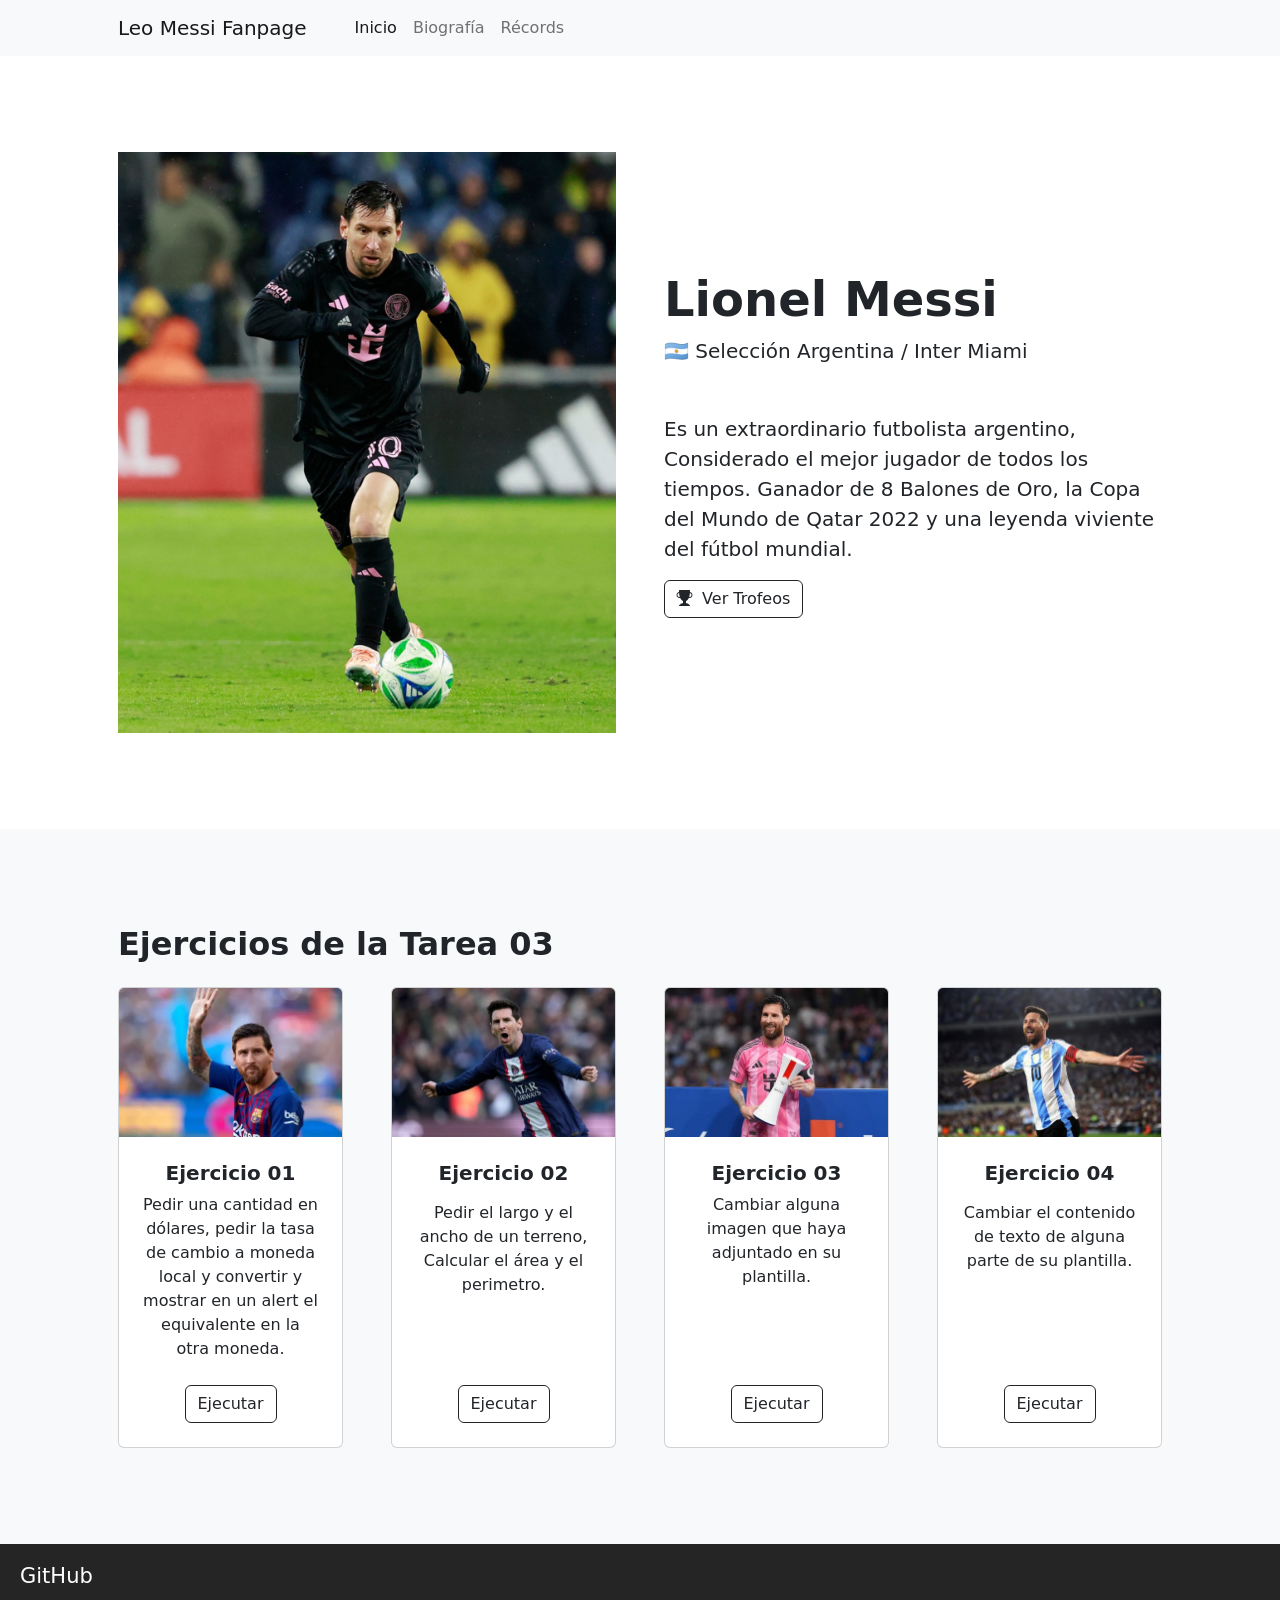
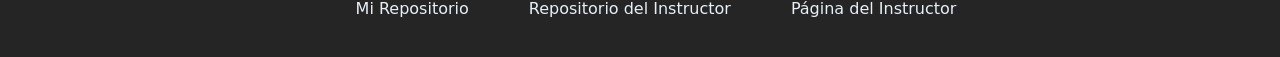
<file: pagina5.html>
<!DOCTYPE html>
<html lang="es">
    <head>
        <meta charset="utf-8" />
        <meta name="viewport" content="width=device-width, initial-scale=1, shrink-to-fit=no" />
        <meta name="description" content="" />
        <meta name="author" content="" />
        <title>Lionel Messi - El legado del GOAT</title>
        <!-- Favicon-->
        <link rel="icon" type="image/x-icon" href="imagenes/iconoqatar.webp" />
        <!-- Bootstrap icons-->
        <link href="https://cdn.jsdelivr.net/npm/bootstrap-icons@1.5.0/font/bootstrap-icons.css" rel="stylesheet" />
        <!-- Core theme CSS (includes Bootstrap)-->
        <link href="css/tarea3.css" rel="stylesheet" />
    </head>
    <body>
        <!-- Navigation-->
        <nav class="navbar navbar-expand-lg navbar-light bg-light">
            <div class="container px-4 px-lg-5">
                <a class="navbar-brand" href="#!">Leo Messi Fanpage</a>
                <button class="navbar-toggler" type="button" data-bs-toggle="collapse" data-bs-target="#navbarSupportedContent" aria-controls="navbarSupportedContent" aria-expanded="false" aria-label="Toggle navigation"><span class="navbar-toggler-icon"></span></button>
                <div class="collapse navbar-collapse" id="navbarSupportedContent">
                    <ul class="navbar-nav me-auto mb-2 mb-lg-0 ms-lg-4">
                        <li class="nav-item"><a class="nav-link active" aria-current="page" href="index.html">Inicio</a></li>
                        <li class="nav-item"><a class="nav-link" href="https://es.wikipedia.org/wiki/Lionel_Messi" target="_blank">Biografía</a></li>
                        <li class="nav-item"><a class="nav-link" href="https://messi.com/palmares/#palm-records" target="_blank">Récords</a></li>
                    </ul>
                </div>
            </div>
        </nav>
        <!-- Product section-->
        <section class="py-5">
            <div class="container px-4 px-lg-5 my-5">
                <div class="row gx-4 gx-lg-5 align-items-center">
                    <div class="col-md-6"><img class="card-img-top mb-5 mb-md-0" src="imagenes/liomessi.webp" alt="..." /></div>
                    <div class="col-md-6">
                        <div class="small mb-1"></div>
                        <h1 class="display-5 fw-bolder">Lionel Messi</h1>
                        <div class="fs-5 mb-5">
                            <span class="text-decoration-line-through"></span>
                            <span>🇦🇷 Selección Argentina / Inter Miami</span>
                        </div>
                        <p class="lead">Es un extraordinario futbolista argentino, Considerado el mejor jugador de todos los tiempos. Ganador de 8 Balones de Oro, la Copa del Mundo de Qatar 2022 y una leyenda viviente del fútbol mundial.</p>
                        <div class="d-flex">
                            <a href="https://messi.com/palmares/" target="_blank" class="btn btn-outline-dark flex-shrink-0">
                                <i class="bi-trophy-fill me-1"></i>
                                Ver Trofeos
                            </a>
                           
                        </div>
                    </div>
                </div>
            </div>
        </section>
        <!-- Related items section-->
        <section class="py-5 bg-light">
            <div class="container px-4 px-lg-5 mt-5">
                <h2 class="fw-bolder mb-4">Ejercicios de la Tarea 03</h2>
                <div class="row gx-4 gx-lg-5 row-cols-2 row-cols-md-3 row-cols-xl-4 justify-content-center">
                    <div class="col mb-5">
                        <div class="card h-100">
                            <!-- Product image-->
                            <img class="card-img-top" src="imagenes/messifcb.webp" alt="..." />
                            <!-- Product details-->
                            <div class="card-body p-4">
                                <div class="text-center">
                                    <!-- Product name-->
                                    <h5 class="fw-bolder">Ejercicio 01</h5>
                                    <!-- Product price-->
                                    Pedir una cantidad en dólares, pedir la tasa de cambio a moneda local y convertir y mostrar en un alert el equivalente en la otra moneda.
                                </div>
                            </div>
                            <!-- Product actions-->
                            <div class="card-footer p-4 pt-0 border-top-0 bg-transparent">
                                <div class="text-center"><a class="btn btn-outline-dark mt-auto" onclick="conversor()">Ejecutar</a></div>
                            </div>
                        </div>
                    </div>
                    <div class="col mb-5">
                        <div class="card h-100">
                            <!-- Sale badge-->
                            <div class="badge bg-dark text-white position-absolute" style="top: 0.5rem; right: 0.5rem"></div>
                            <!-- Product image-->
                            <img class="card-img-top" src="imagenes/messipsg.jpg" alt="..." />
                            <!-- Product details-->
                            <div class="card-body p-4">
                                <div class="text-center">
                                    <!-- Product name-->
                                    <h5 class="fw-bolder">Ejercicio 02</h5>
                                    <!-- Product reviews-->
                                    <div class="d-flex justify-content-center small text-warning mb-2">
                                    </div>
                                    <!-- Product price-->
                                    <span class="text-muted text-decoration-line-through"></span>
                                    Pedir el largo y el ancho de un terreno, Calcular el área y el perimetro.
                                </div>
                            </div>
                            <!-- Product actions-->
                            <div class="card-footer p-4 pt-0 border-top-0 bg-transparent">
                                <div class="text-center"><a class="btn btn-outline-dark mt-auto" onclick="areayperimetro()">Ejecutar</a></div>
                            </div>
                        </div>
                    </div>
                    <div class="col mb-5">
                        <div class="card h-100">
                            <!-- Sale badge-->
                            <div class="badge bg-dark text-white position-absolute" style="top: 0.5rem; right: 0.5rem"></div>
                            <!-- Product image-->
                            <img id="cr7" class="card-img-top" src="imagenes/messimia.jpg" alt="..." />
                            <!-- Product details-->
                            <div class="card-body p-4">
                                <div class="text-center">
                                    <!-- Product name-->
                                    <h5 class="fw-bolder">Ejercicio 03</h5>
                                    <!-- Product price-->
                                    <span class="text-muted text-decoration-line-through"></span>
                                    Cambiar alguna imagen que haya adjuntado en su plantilla.
                                </div>
                            </div>
                            <!-- Product actions-->
                            <div class="card-footer p-4 pt-0 border-top-0 bg-transparent">
                                <div class="text-center"><a class="btn btn-outline-dark mt-auto" onclick="cambiarimg()">Ejecutar</a></div>
                            </div>
                        </div>
                    </div>
                    <div class="col mb-5">
                        <div class="card h-100">
                            <!-- Product image-->
                            <img class="card-img-top" src="imagenes/messiarg.webp" alt="..." />
                            <!-- Product details-->
                            <div class="card-body p-4">
                                <div class="text-center">
                                    <!-- Product name-->
                                    <h5 class="fw-bolder">Ejercicio 04</h5>
                                    <!-- Product reviews-->
                                    <div class="d-flex justify-content-center small text-warning mb-2">
                                    </div>
                                    <!-- Product price-->
                                    <p id="parrafo">Cambiar el contenido de texto de alguna parte de su plantilla.</p>
                                </div>
                            </div>
                            <!-- Product actions-->
                            <div class="card-footer p-4 pt-0 border-top-0 bg-transparent">
                                <div class="text-center"><a class="btn btn-outline-dark mt-auto" onclick="cambiarp()">Ejecutar</a></div>
                            </div>
                        </div>
                    </div>
                </div>
            </div>
        </section>
        <!-- Footer-->
        <footer>
        <h3>GitHub</h3>
        <ul>
            <li><a href="https://github.com/maycoquispe68809744/maycoquispe68809744" target="_blank">Mi Repositorio</a></li>
            <li><a href="https://github.com/arnoldbgq/cursofrontend/tree/main" target="_blank">Repositorio del Instructor</a></li>
            <li><a href="https://arnoldbgq.github.io/cursofrontend/" target="_blank">Página del Instructor</a></li>
        </ul>
        </footer>
        <!-- Bootstrap core JS-->
        <script src="https://cdn.jsdelivr.net/npm/bootstrap@5.2.3/dist/js/bootstrap.bundle.min.js"></script>
        <!-- Core theme JS-->
        <script src="js/scripts.js"></script>
    </body>
</html>
</file>
<file: css/estilos.css>
* {
  box-sizing: border-box;
  color: #252525;
  font-family: Verdana, Geneva, Tahoma, sans-serif;
}

body {
  margin: 1px;
  display: grid;
  background-color: #e6f0f7;

  grid-template-columns: 3fr 1fr;
  grid-template-rows: auto auto 1fr auto;

  grid-template-areas:
    "header header"
    "nav nav"
    "main aside"
    "footer footer";

  min-height: 100vh;
}

header {
  justify-content: center;
  align-items: center;

  grid-area: header;
  display: flex;

  gap: 20px;
  padding: 20px;

  background-color: #cfcfcf;
}

header h1 {
  margin: 20px;
  font-size: 40px;
  color: #252525;
}

header img {
  width: 30%;
  height: auto;

  transition: all 0.9s ease;
}

header img:hover {
  transform: scale(1.1);
}

nav {
  justify-content: center;
  align-items: center;

  grid-area: nav;
  padding: 5px;

  display: flex;

  background-color: #252525;
}

nav ul {
  display: flex;
  justify-content: center;
  padding: 0;
  margin: 0;

  list-style: none;
  flex-wrap: wrap;
}

nav a {
  width: 15vw;

  margin: 8px;
  padding: 8px;

  display: flex;
  justify-content: center;
  align-items: center;

  text-decoration: none;

  background-color: #7d7d7d;

  gap: 20px;

  font-family: Verdana, Geneva, Tahoma, sans-serif;
  font-weight: bold;

  border-radius: 5px;

  transition: all 0.9s ease;
}

nav ul a li {
  text-align: center;
  color: #ffffff;
  list-style: none;
}

nav a:hover {
  color: #ffffff;
  background-color: #545454;

  transform: scale(1.08);

  border-radius: 8px;
}

main {
  grid-area: main;

  background-color: #c0cfdc;
}

section {
  padding: 20px;

  height: 100%;

  background-color: #7d7d7d;
}

article {
  min-height: 150px;

  padding: 20px;
  margin-bottom: 20px;

  background-color: #cfcfcf;
}

article img {
  width: 70%;
  max-width: 100%;
  height: auto;
}

aside {
  grid-area: aside;

  padding: 20px;

  color: #ffffff;

  background-color: #cfcfcf;

  min-height: 100%;
}

footer {
  grid-area: footer;

  padding: 20px;

  display: flex;
  flex-direction: column;
  justify-content: center;
  align-items: center;

  background-color: #252525;
}

footer h3 {
  justify-content: center;

  color: #ffffff;
}

footer ul {
  display: flex;

  justify-content: center;

  gap: 20px;

  list-style: none;

  padding: 0;
}

footer a {
  text-decoration: none;

  padding: 20px;

  color: #e6f0f7;
}

footer a:hover {
  color: #80a8c8;

  text-decoration: underline;
}

@media (max-width: 768px) {
  body {
    grid-template-columns: 1fr;

    grid-template-rows: auto auto auto auto auto;

    grid-template-areas:
      "header"
      "nav"
      "main"
      "aside"
      "footer";
  }

  header {
    flex-direction: column;
    text-align: center;
  }

  header h1 {
    font-size: 32px;
  }

  header img {
    width: 50%;
  }

  nav ul {
    width: 100%;
  }

  nav a {
    width: 40vw;
  }

  article img {
    width: 100%;
  }
}

@media (max-width: 480px) {
  header h1 {
    font-size: 26px;
  }

  header img {
    width: 70%;
  }

  nav a {
    width: 80vw;
  }

  section {
    padding: 10px;
  }

  article {
    padding: 15px;
  }

  aside {
    padding: 15px;
  }

  footer ul {
    flex-direction: column;
    align-items: center;
    gap: 5px;
  }

  footer a {
    padding: 10px;
  }
}
</file>
<file: css/entregable.css>
/* borro los margenes por defecto para no tener problemas */
* {
    box-sizing: border-box;
}

body {
    margin: 0;
    font-family: Arial, sans-serif;
    color: #172b4d;
    background-color: #f4f8fc;
}

/* --- HEADER --- */
body > header {
    background: linear-gradient(135deg, #063970, #0d6efd);
    color: white;
    text-align: center;
    padding: 25px 20px;
}

body > header img {
    width: 110px;
    margin-bottom: 10px;
}

body > header h1 {
    margin: 5px 0;
    font-size: 30px;
}

#presentacion {
    margin: 10px auto 0;
    max-width: 800px;
}

/* --- MENU DE NAV --- */
nav {
    background-color: #052c65;
    padding: 12px;
}

nav ul {
    display: flex;
    justify-content: center;
    gap: 30px;
    list-style: none;
    margin: 0;
    padding: 0;
}

nav a {
    color: white;
    text-decoration: none;
    font-weight: bold;
}

nav a:hover {
    color: #5eb5ff;
}

/* --- MAIN Y BANNER PRINCIPAL --- */
main {
    max-width: 1200px;
    margin: auto;
}

main > section > article:first-child img {
    width: 100%;
    display: block;
    max-height: 450px;
    object-fit: cover;
}

/* --- SECCION 'POR QUE ELEGIR' --- */
.seccion-isur {
    padding: 50px 20px;
}

.titulo-seccion {
    text-align: center;
    margin-bottom: 35px;
}

.titulo-seccion h2 {
    color: #063970;
    font-weight: bold;
}

.titulo-seccion h2 span {
    color: #0d6efd;
}

.linea-decorativa {
    width: 70px;
    height: 4px;
    background-color: #0d6efd;
    margin: 10px auto;
}

/* acomodo las 4 tarjetas en filas con CSS Grid */
.tarjetas-grid {
    display: grid;
    grid-template-columns: repeat(4, 1fr);
    gap: 20px;
}

.tarjeta-carrera {
    background-color: white;
    border-radius: 10px;
    overflow: hidden;
    box-shadow: 0 4px 12px rgba(0, 50, 100, 0.15);
    transition: transform 0.3s;
}

/* efequito para que se levante al pasar el mouse */
.tarjeta-carrera:hover {
    transform: translateY(-5px);
}

.tarjeta-carrera > img {
    width: 100%;
    height: 180px;
    object-fit: cover;
}

.tarjeta-contenido {
    display: flex;
    min-height: 120px;
}

.barra-color {
    width: 6px;
    flex-shrink: 0;
}

.barra-amarilla {
    background-color: #ffc107;
}

.barra-roja {
    background-color: #0d6efd;
}

.texto-contenido {
    padding: 15px;
}

.texto-contenido h3 {
    color: #063970;
    font-size: 18px;
}

.texto-contenido p {
    font-size: 14px;
}

/* --- CARRUSEL DE CARRERAS --- */
#carreras {
    padding: 50px 20px;
    text-align: center;
}

#carreras > h2 {
    color: #063970;
    margin-bottom: 30px;
    font-weight: bold;
}

.carousel-container {
    position: relative;
    display: flex;
    align-items: center;
    overflow: hidden;
}

.carousel-track {
    display: flex;
    gap: 20px;
    transition: transform 0.4s ease;
}

.carousel-card {
    min-width: 300px;
    background-color: white;
    border-radius: 10px;
    overflow: hidden;
    box-shadow: 0 4px 12px rgba(0, 50, 100, 0.15);
}

.carousel-card img {
    width: 100%;
    height: 180px;
    object-fit: cover;
}

.carousel-card h3 {
    color: #063970;
    font-size: 20px;
    padding: 10px 15px 0;
}

.carousel-card p {
    padding: 0 15px 15px;
    color: #555;
}

/* botones de flechitas flotantes */
.carousel-btn {
    position: absolute;
    z-index: 2;
    border: none;
    background-color: #063970;
    color: white;
    width: 40px;
    height: 40px;
    border-radius: 50%;
    cursor: pointer;
}

.carousel-btn:hover {
    background-color: #0d6efd;
}

.prev {
    left: 5px;
}

.next {
    right: 5px;
}

/* --- FOOTER --- */
footer {
    background-color: #052c65;
    color: white;
    margin-top: 40px;
    padding: 40px 30px 15px;
}

footer > div:first-child {
    max-width: 1200px;
    margin: auto;
    display: grid;
    grid-template-columns: repeat(4, 1fr);
    gap: 30px;
}

footer section h2,
footer section h3 {
    color: #5eb5ff;
}

footer ul {
    padding: 0;
    list-style: none;
}

footer li {
    margin-bottom: 8px;
}

footer a {
    color: white;
    text-decoration: none;
}

footer a:hover {
    color: #5eb5ff;
}

footer hr {
    border-color: #5eb5ff;
    max-width: 1200px;
}

/* --- RESPONSIVE / ADAPTACION A CELULARES --- */
@media (max-width: 900px) {
    .tarjetas-grid {
        grid-template-columns: repeat(2, 1fr);
    }

    footer > div:first-child {
        grid-template-columns: repeat(2, 1fr);
    }
}

@media (max-width: 600px) {
    nav ul {
        flex-direction: column;
        align-items: center;
        gap: 12px;
    }

    body > header h1 {
        font-size: 22px;
    }

    .tarjetas-grid {
        grid-template-columns: 1fr;
    }

    .carousel-card {
        min-width: 280px;
    }

    footer > div:first-child {
        grid-template-columns: 1fr;
    }
}
</file>
<file: css/nosotros.css>
/* =========================
   ESTILOS GENERALES
========================= */

* {
    box-sizing: border-box;
}

body {
    margin: 0;
    font-family: Arial, sans-serif;
    color: #172b4d;
    background-color: #f4f8fc;
}


/* =========================
   HEADER
========================= */

body > header {
    background: linear-gradient(135deg, #063970, #0d6efd);
    color: white;
    text-align: center;
    padding: 25px 20px;
}

body > header img {
    width: 110px;
    margin-bottom: 10px;
}

body > header h1 {
    margin: 5px 0;
    font-size: 30px;
}

#presentacion {
    margin: 10px auto 0;
    max-width: 800px;
}


/* =========================
   NAVEGACIÓN
========================= */

nav {
    background-color: #052c65;
    padding: 12px;
}

nav ul {
    display: flex;
    justify-content: center;
    gap: 30px;
    list-style: none;
    margin: 0;
    padding: 0;
}

nav a {
    color: white;
    text-decoration: none;
    font-weight: bold;
}

nav a:hover {
    color: #5eb5ff;
}


/* =========================
   CONTENIDO PRINCIPAL
========================= */

main {
    max-width: 1200px;
    margin: auto;
}


/* =========================
   TÍTULOS DE SECCIÓN
========================= */

.titulo-seccion {
    text-align: center;
    margin-bottom: 40px;
}

.titulo-seccion h2 {
    color: #063970;
    font-size: 30px;
    font-weight: bold;
    margin-bottom: 10px;
}

.titulo-seccion h2 span {
    color: #0d6efd;
}

.linea-decorativa {
    width: 70px;
    height: 4px;
    background-color: #0d6efd;
    margin: 10px auto;
}


/* =========================
   HISTORIA DEL INSTITUTO
========================= */

.historia-instituto {
    background-color: white;
    padding: 60px 30px;
}

.historia-contenido {
    display: grid;
    grid-template-columns: 1fr 1fr;
    gap: 40px;
    align-items: center;
    max-width: 1100px;
    margin: auto;
}


/* IMAGEN DE LA HISTORIA */

.historia-imagen img {
    width: 100%;
    height: 400px;
    object-fit: cover;
    border-radius: 12px;
    box-shadow: 0 5px 15px rgba(0, 50, 100, 0.20);
}


/* TEXTO DE LA HISTORIA */

.historia-texto {
    padding: 10px;
}

.historia-texto h3 {
    color: #063970;
    font-size: 27px;
    margin-bottom: 20px;
}

.historia-texto p {
    color: #555;
    line-height: 1.8;
    text-align: justify;
    margin-bottom: 15px;
}


/* =========================
   MISIÓN Y VISIÓN
========================= */

.mision-vision {
    background-color: #f4f8fc;
    padding: 60px 30px;
}

.identidad-grid {
    display: grid;
    grid-template-columns: repeat(2, 1fr);
    gap: 30px;
    max-width: 1000px;
    margin: auto;
}


/* TARJETAS MISIÓN Y VISIÓN */

.identidad-card {
    background-color: white;
    padding: 40px 30px;
    text-align: center;
    border-radius: 12px;
    box-shadow: 0 4px 15px rgba(0, 50, 100, 0.15);
    transition: transform 0.3s ease;
}

.identidad-card:hover {
    transform: translateY(-7px);
}


/* MISIÓN */

.identidad-card.mision {
    border-top: 6px solid #ffc107;
}


/* VISIÓN */

.identidad-card.vision {
    border-top: 6px solid #0d6efd;
}


/* ICONOS */

.icono-identidad {
    font-size: 45px;
    margin-bottom: 15px;
}


/* TÍTULOS */

.identidad-card h3 {
    color: #063970;
    font-size: 27px;
    margin-bottom: 15px;
}


/* TEXTO */

.identidad-card p {
    color: #555;
    line-height: 1.8;
}


/* =========================
   VALORES INSTITUCIONALES
========================= */

.valores-institucionales {
    background-color: white;
    padding: 60px 30px;
}

.valores-grid {
    display: grid;
    grid-template-columns: repeat(3, 1fr);
    gap: 25px;
    max-width: 1100px;
    margin: auto;
}


/* TARJETA DE VALOR */

.valor-card {
    background-color: #f4f8fc;
    padding: 30px 20px;
    text-align: center;
    border-radius: 12px;
    border-bottom: 5px solid #0d6efd;
    box-shadow: 0 4px 12px rgba(0, 50, 100, 0.12);
    transition: transform 0.3s ease;
}

.valor-card:hover {
    transform: translateY(-7px);
}


/* ICONO DEL VALOR */

.valor-icono {
    font-size: 40px;
    margin-bottom: 10px;
}


/* TÍTULO DEL VALOR */

.valor-card h3 {
    color: #063970;
    font-size: 21px;
    margin: 10px 0;
}


/* TEXTO DEL VALOR */

.valor-card p {
    color: #555;
    font-size: 15px;
    line-height: 1.7;
}


/* =========================
   FOOTER
========================= */

footer {
    background-color: #052c65;
    color: white;
    margin-top: 40px;
    padding: 40px 30px 15px;
}

footer > div:first-child {
    max-width: 1200px;
    margin: auto;
    display: grid;
    grid-template-columns: repeat(4, 1fr);
    gap: 30px;
}

footer section h2,
footer section h3 {
    color: #5eb5ff;
}

footer ul {
    padding: 0;
    list-style: none;
}

footer li {
    margin-bottom: 8px;
}

footer a {
    color: white;
    text-decoration: none;
}

footer a:hover {
    color: #5eb5ff;
}

footer hr {
    border-color: #5eb5ff;
    max-width: 1200px;
}

footer > div:last-child {
    text-align: center;
}


/* =========================
   RESPONSIVE
========================= */

@media (max-width: 900px) {

    /* Historia */

    .historia-contenido {
        grid-template-columns: 1fr;
    }


    /* Misión y visión */

    .identidad-grid {
        grid-template-columns: 1fr;
    }


    /* Valores */

    .valores-grid {
        grid-template-columns: repeat(2, 1fr);
    }


    /* Footer */

    footer > div:first-child {
        grid-template-columns: repeat(2, 1fr);
    }

}


/* =========================
   CELULARES
========================= */

@media (max-width: 600px) {

    /* Navegación */

    nav ul {
        flex-direction: column;
        align-items: center;
        gap: 12px;
    }


    /* Header */

    body > header h1 {
        font-size: 22px;
    }


    /* Historia */

    .historia-instituto {
        padding: 45px 20px;
    }

    .historia-imagen img {
        height: 280px;
    }

    .historia-texto h3 {
        font-size: 23px;
    }


    /* Misión y visión */

    .mision-vision {
        padding: 45px 20px;
    }


    /* Valores */

    .valores-institucionales {
        padding: 45px 20px;
    }

    .valores-grid {
        grid-template-columns: 1fr;
    }


    /* Títulos */

    .titulo-seccion h2 {
        font-size: 25px;
    }


    /* Footer */

    footer > div:first-child {
        grid-template-columns: 1fr;
    }

}
</file>
